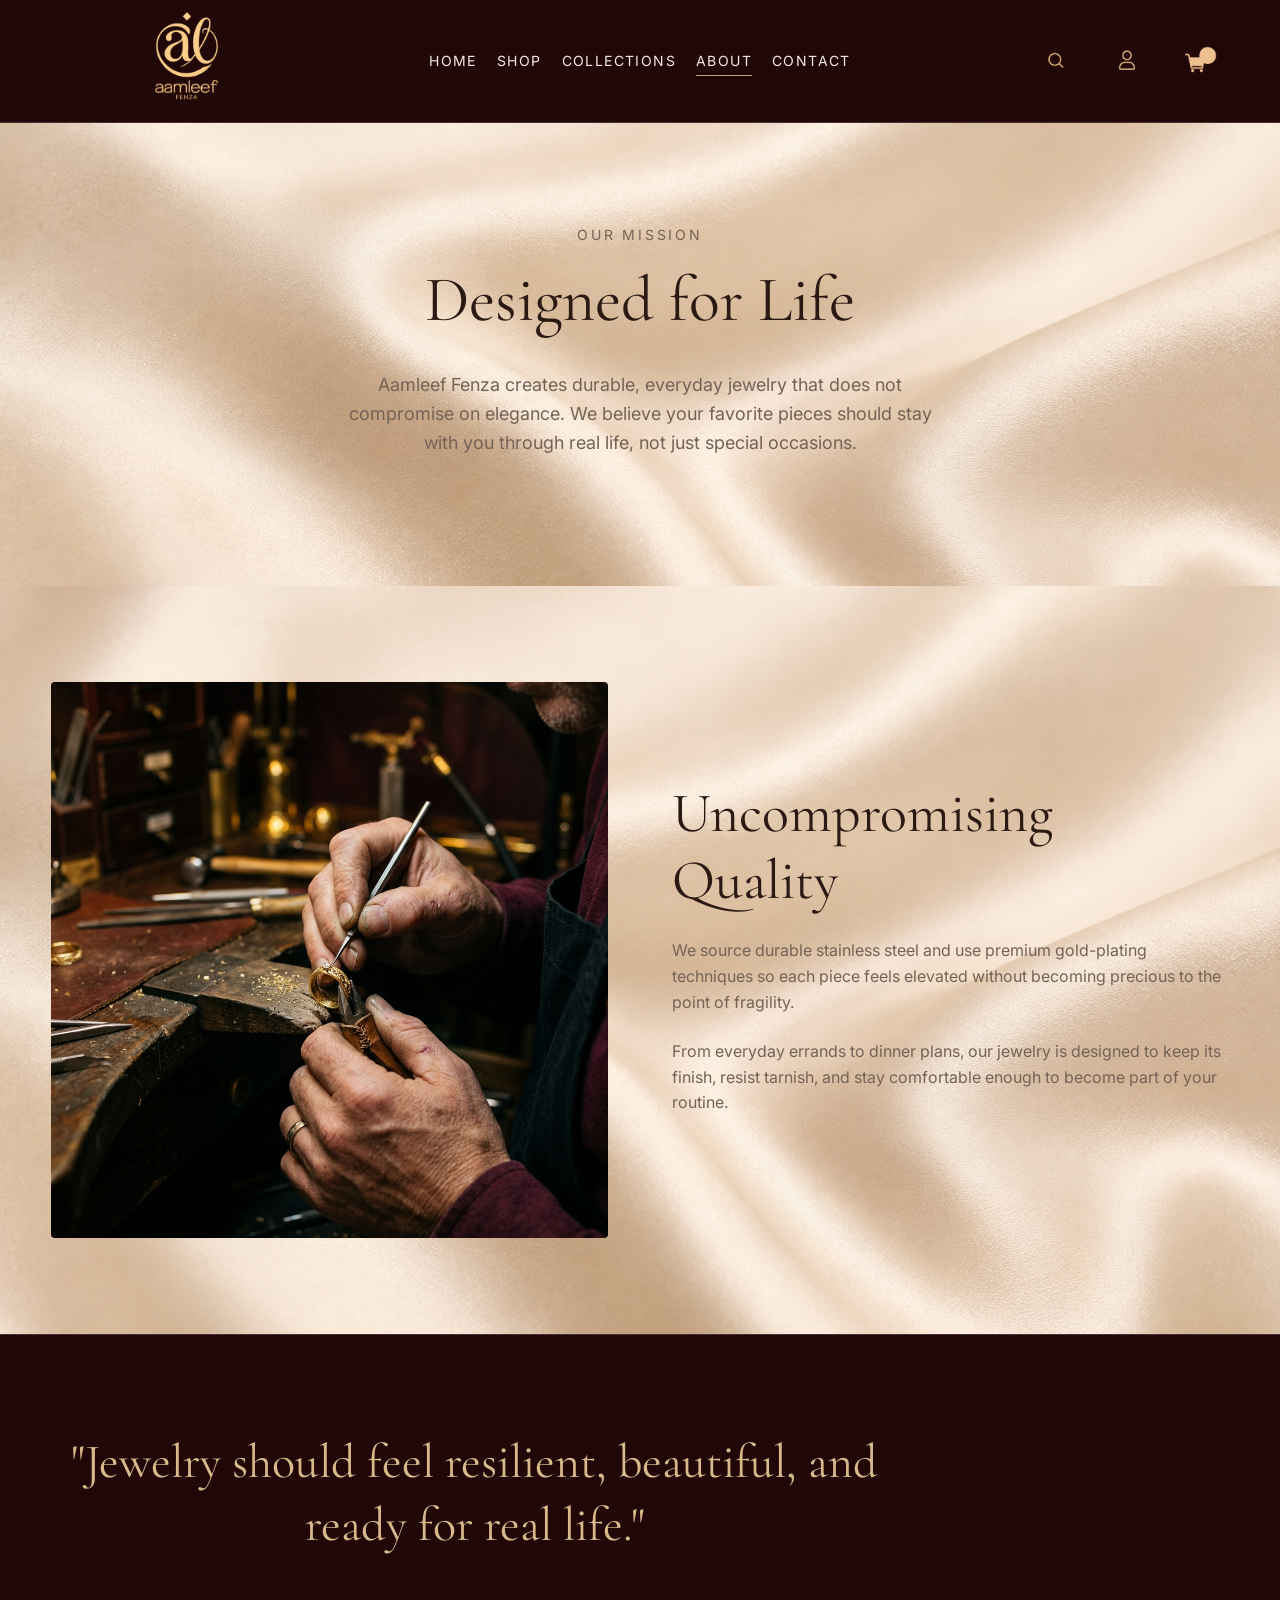
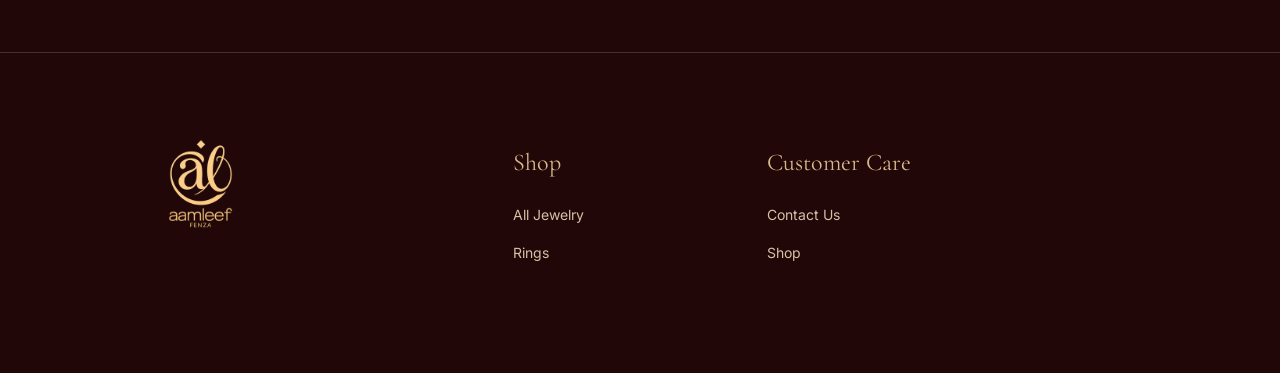
<file: about.html>
<!DOCTYPE html>
<html lang="en">

<head>
    <meta charset="UTF-8">
    <meta name="viewport" content="width=device-width, initial-scale=1.0">
    <title>About Us | Aamleef Fenza</title>
    <link rel="preconnect" href="https://fonts.googleapis.com">
    <link rel="preconnect" href="https://fonts.gstatic.com" crossorigin>
    <link
        href="https://fonts.googleapis.com/css2?family=Cormorant+Garamond:wght@400;500;600;700&family=Inter:wght@300;400;500;600&display=swap"
        rel="stylesheet">
    <link rel="stylesheet" href="assets/css/style.css">
    <style>
        .about-hero {
            padding: 8rem 0;
            background: var(--bg-cream) url('assets/images/bg-creme.png') center/cover;
            text-align: center;
            color: var(--text-dark);
        }

        .about-hero h1 {
            font-size: clamp(3rem, 5vw, 4.5rem);
            margin-bottom: 2rem;
        }

        .about-hero p {
            font-size: var(--fs-md);
            max-width: 600px;
            margin: 0 auto;
            color: var(--text-muted-dark);
        }

        .about-content {
            padding: 6rem 0;
            background: var(--bg-cream) url('assets/images/bg-creme.png') center/cover;
            color: var(--text-dark);
        }

        .about-grid {
            display: grid;
            gap: 4rem;
            align-items: center;
        }

        @media (min-width: 1024px) {
            .about-grid {
                grid-template-columns: 1fr 1fr;
            }
        }

        .about-text h2 {
            font-size: var(--fs-2xl);
            margin-bottom: 1.5rem;
        }

        .about-text p {
            margin-bottom: 1.5rem;
            color: var(--text-muted-dark);
        }
    </style>
    <script type="module" src="https://cdn.shopify.com/storefront/web-components.js"></script>
    <link rel="icon" type="image/png" sizes="32x32" href="assets/images/favicon.png">
</head>

<body class="theme-light">
    <shopify-store store-domain="2p1s8f-yx.myshopify.com" public-access-token="730fb496b29ebd0c38574b927925f703"
        country="US" language="en">
        <header class="site-header" style="background: var(--bg-dark); border-bottom: 1px solid var(--border-light);">
            <div class="site-header__inner">
                <div class="header-left-col">
                    <button class="icon-btn mobile-menu-btn" aria-label="Menu">&#9776;</button>
                    <a href="index.html" class="logo"><img src="assets/images/logo.png?v=2" alt="Aamleef Fenza Logo"
                            class="header-logo-img"></a>
                </div>
                <nav class="main-nav">
                    <a href="index.html" class="nav-link">Home</a>
                    <a href="shop.html" class="nav-link">Shop</a>
                    <a href="collections.html" class="nav-link">Collections</a>
                    <a href="about.html" class="nav-link active">About</a>
                    <a href="contact.html" class="nav-link">Contact</a>
                </nav>
                <div class="header-icons" style="display: flex; align-items: center; gap: 0;">
                    <button class="icon-btn" aria-label="Search" onclick="openSearchModal()"
                        style="display: flex; align-items: center; justify-content: center; padding: 0; cursor: pointer;">
                        <img src="assets/images/icon-search.png" alt="Search"
                            style="width: 72px; height: 72px; object-fit: contain;">
                    </button>

                    <button class="icon-btn" aria-label="Account"
                        onclick="window.open('https://2p1s8f-yx.myshopify.com/account', '_blank')"
                        style="display: flex; align-items: center; justify-content: center; padding: 0; cursor: pointer;">
                        <img src="assets/images/icon-account.png" alt="Account"
                            style="width: 72px; height: 72px; object-fit: contain;">
                    </button>

                    <button class="icon-btn" aria-label="Cart" onclick="document.getElementById('cart').showModal()"
                        style="display: flex; align-items: center; justify-content: center; padding: 0; position: relative;">
                        <span id="cart-count"
                            style="position: absolute; top: 2px; right: 2px; background: #c6a06a; color: #210708; font-family: Inter, sans-serif; font-size: 0.6rem; font-weight: 700; min-width: 18px; height: 18px; border-radius: 50%; display: flex; align-items: center; justify-content: center; pointer-events: none; opacity: 0; transition: opacity 0.3s, transform 0.3s; transform: scale(0.5);">0</span>
                        <img src="assets/images/icon-cart.png" alt="Cart"
                            style="width: 72px; height: 72px; object-fit: contain;">
                    </button>
                </div>
        </header>

        <div id="drawer-overlay"></div>

        <nav id="mobile-drawer" aria-label="Mobile Navigation">
            <div class="drawer-header">
                <a href="index.html" class="drawer-logo"><img src="assets/images/logo.png?v=2" alt="Aamleef Fenza"></a>
                <button id="drawer-close" class="drawer-close" aria-label="Close menu">&times;</button>
            </div>
            <div class="drawer-nav">
                <a href="index.html">Home</a>
                <a href="shop.html">Shop</a>
                <a href="collections.html">Collections</a>
                <a href="about.html" class="active">About</a>
                <a href="contact.html">Contact</a>
            </div>
            <div class="drawer-footer">
                <button class="icon-btn" aria-label="Search" onclick="closeDrawer(); openSearchModal()"><img
                        src="assets/images/icon-search.png" alt="Search"
                        style="width:40px;height:40px;object-fit:contain;filter:invert(1) sepia(1) saturate(5) hue-rotate(345deg) brightness(0.9);"></button>
                <button class="icon-btn" aria-label="Cart"
                    onclick="closeDrawer(); document.getElementById('cart').showModal()"><img
                        src="assets/images/icon-cart.png" alt="Cart"
                        style="width:40px;height:40px;object-fit:contain;filter:invert(1) sepia(1) saturate(5) hue-rotate(345deg) brightness(0.9);"></button>
            </div>
        </nav>

        <main>
            <section class="about-hero reveal">
                <div class="container">
                    <span class="eyebrow" style="color: var(--text-muted-dark);">Our Mission</span>
                    <h1>Designed for Life</h1>
                    <p>Aamleef Fenza creates durable, everyday jewelry that does not compromise on elegance. We believe
                        your favorite pieces should stay with you through real life, not just special occasions.</p>
                </div>
            </section>

            <section class="about-content">
                <div class="container about-grid reveal">
                    <div class="about-img">
                        <img src="assets/images/craftsmanship.png" alt="Premium Jewelry Design"
                            style="border-radius: 4px;">
                    </div>
                    <div class="about-text">
                        <h2>Uncompromising Quality</h2>
                        <p>We source durable stainless steel and use premium gold-plating techniques so each piece feels
                            elevated without becoming precious to the point of fragility.</p>
                        <p>From everyday errands to dinner plans, our jewelry is designed to keep its finish, resist
                            tarnish, and stay comfortable enough to become part of your routine.</p>
                    </div>
                </div>
            </section>

            <section class="quote-strip">
                <div class="container quote-strip__inner">
                    <blockquote class="reveal" style="text-align: center;">
                        "Jewelry should feel resilient, beautiful, and ready for real life."
                    </blockquote>
                </div>
            </section>
        </main>

        <dialog id="search-modal" class="search-modal">
            <div class="search-modal__inner">
                <div class="search-modal__topbar">
                    <div class="search-modal__title">Search the site</div>
                    <button id="search-close" class="search-close" type="button"
                        aria-label="Close search">&times;</button>
                </div>
                <form id="search-form" class="search-form">
                    <input id="search-input" class="search-field" type="search" name="query"
                        placeholder="Search pages or products">
                    <div id="search-results" class="search-results"></div>
                    <div id="search-empty" class="search-empty">
                        Start with one of these:
                        <div class="search-empty__links">
                            <a href="shop.html" data-search-index data-search-title="Shop all jewelry"
                                data-search-meta="Products">Shop all jewelry</a>
                            <a href="collections.html" data-search-index data-search-title="Collections"
                                data-search-meta="Page">Collections</a>
                            <a href="product.html?handle=lumiere-ring" data-search-index
                                data-search-title="Lumiere Ring" data-search-meta="Product">Lumiere Ring</a>
                            <a href="contact.html" data-search-index data-search-title="Contact"
                                data-search-meta="Support">Contact</a>
                        </div>
                    </div>
                </form>
            </div>
        </dialog>

        <footer class="site-footer">
            <div class="container">
                <div class="footer-grid">
                    <div class="footer-brand">
                        <a href="index.html" class="logo"><img src="assets/images/logo.png?v=2" alt="Aamleef Fenza Logo"
                                style="height: 200px; width: auto; margin: -60px 0;"></a>
                    </div>
                    <div class="footer-col">
                        <h4 class="footer-title">Shop</h4>
                        <ul class="footer-links">
                            <li><a href="shop.html">All Jewelry</a></li>
                            <li><a href="product.html?handle=lumiere-ring">Rings</a></li>
                        </ul>
                    </div>
                    <div class="footer-col">
                        <h4 class="footer-title">Customer Care</h4>
                        <ul class="footer-links">
                            <li><a href="contact.html">Contact Us</a></li>
                            <li><a href="shop.html">Shop</a></li>
                        </ul>
                    </div>
                </div>
            </div>
        </footer>

        <shopify-cart id="cart"></shopify-cart>
    </shopify-store>
    <script src="assets/js/main.js"></script>
</body>

</html>
</file>
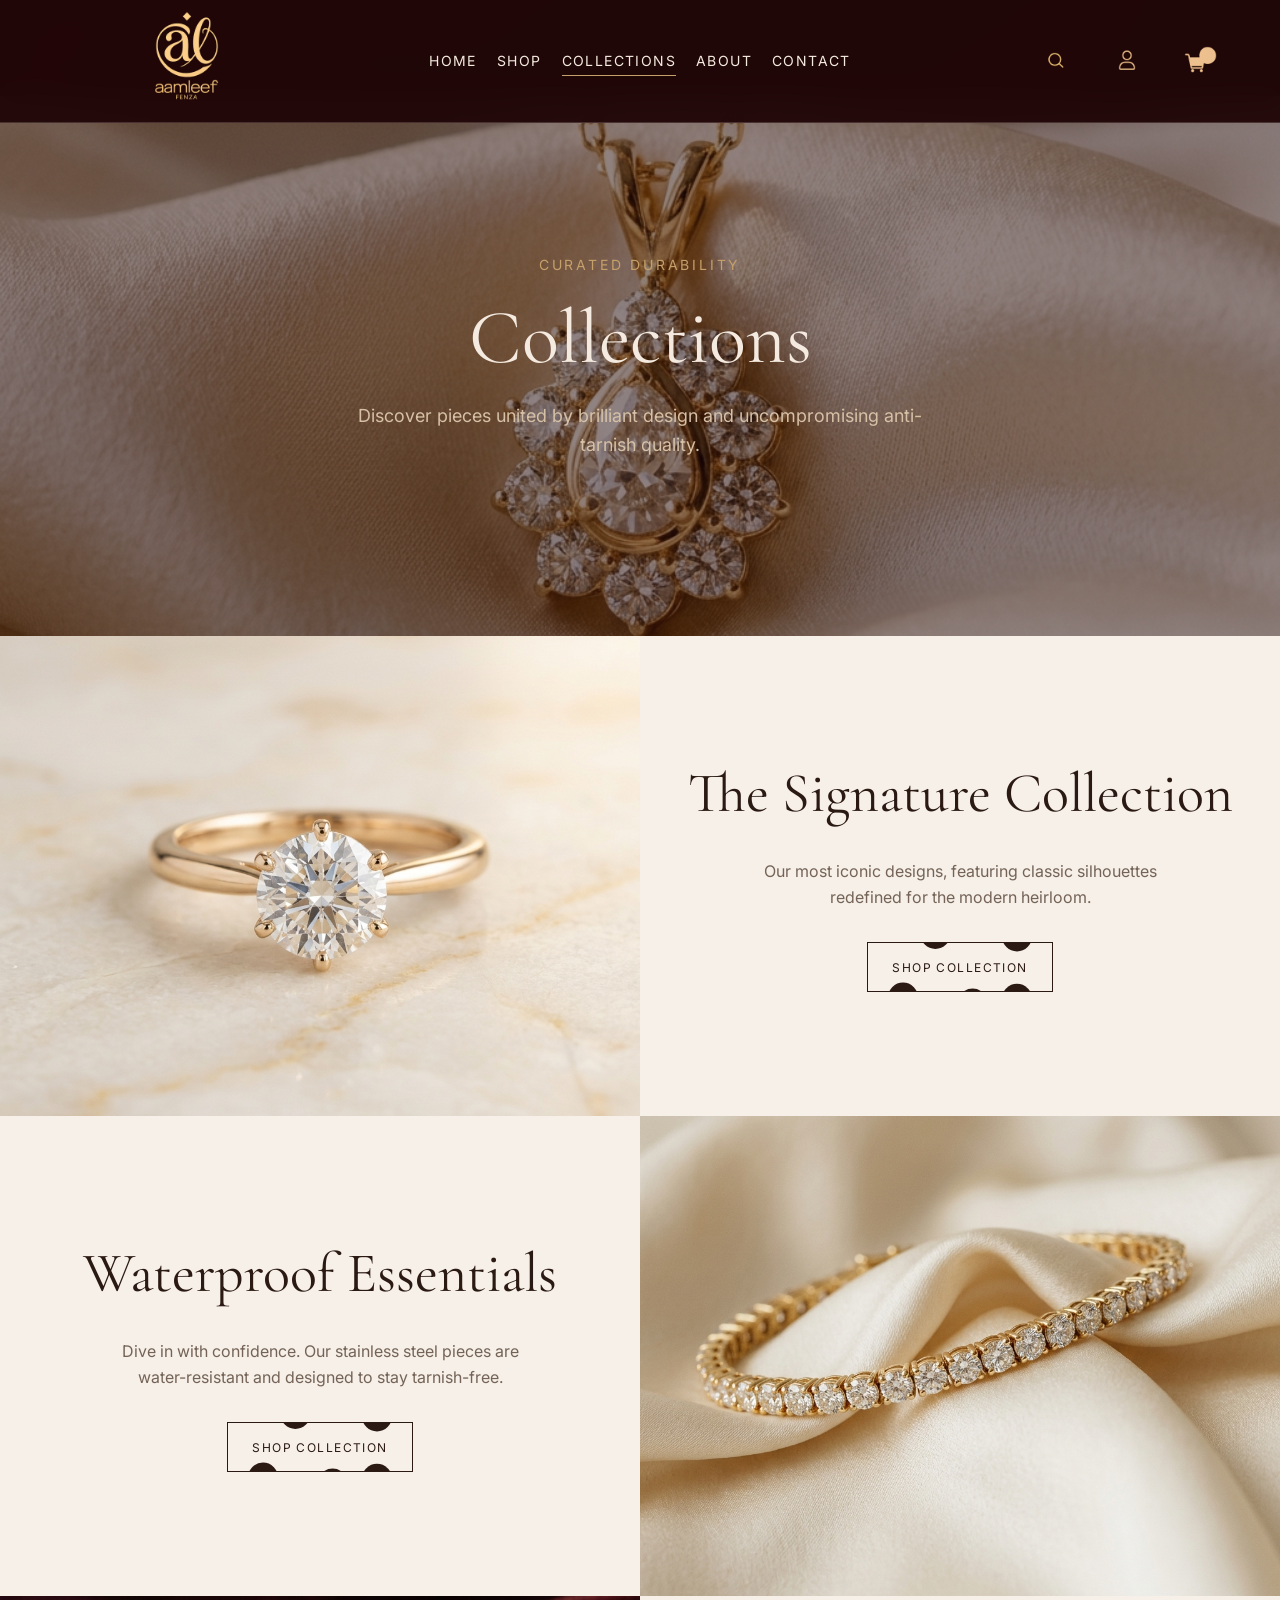
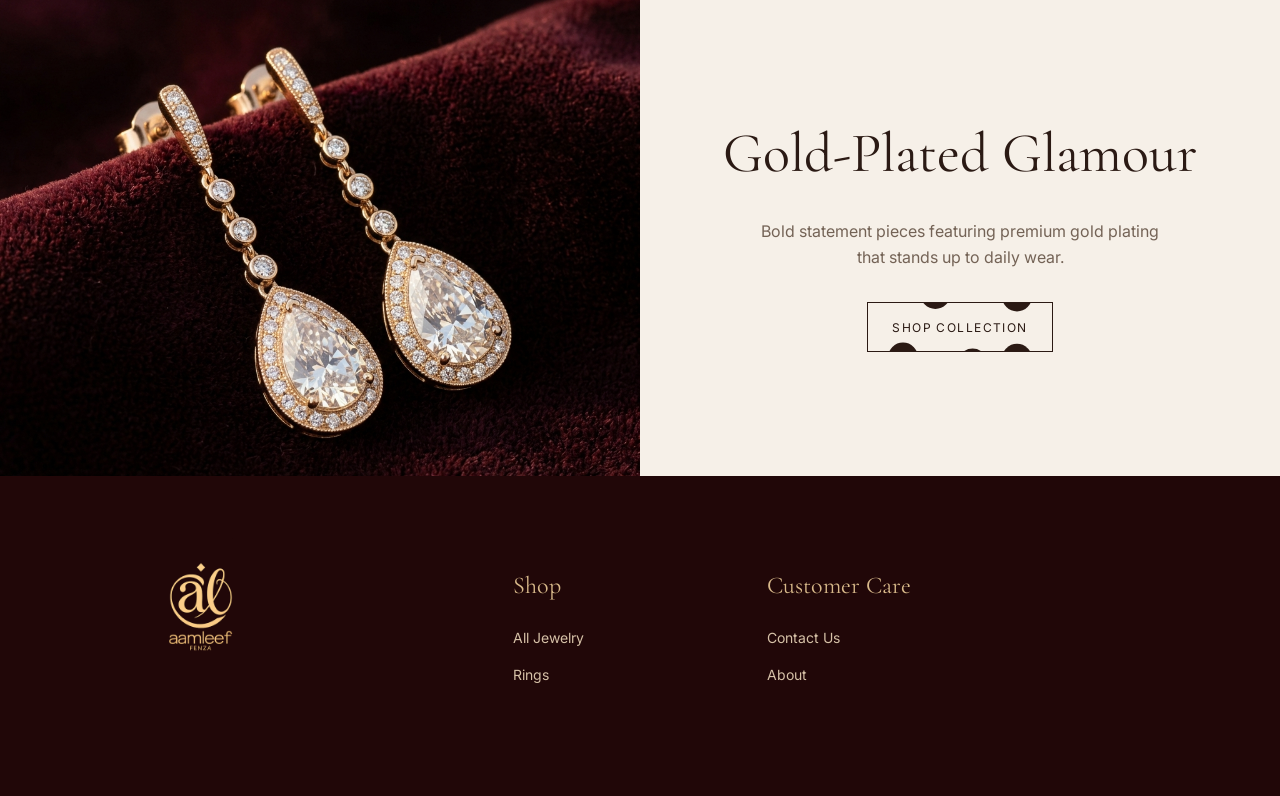
<file: collections.html>
<!DOCTYPE html>
<html lang="en">

<head>
    <meta charset="UTF-8">
    <meta name="viewport" content="width=device-width, initial-scale=1.0">
    <title>Collections | Aamleef Fenza</title>
    <link rel="preconnect" href="https://fonts.googleapis.com">
    <link rel="preconnect" href="https://fonts.gstatic.com" crossorigin>
    <link
        href="https://fonts.googleapis.com/css2?family=Cormorant+Garamond:wght@400;500;600;700&family=Inter:wght@300;400;500;600&display=swap"
        rel="stylesheet">
    <link rel="stylesheet" href="assets/css/style.css">
    <style>
        .collection-hero {
            position: relative;
            height: 60vh;
            display: flex;
            align-items: center;
            justify-content: center;
            text-align: center;
            color: var(--text-light);
            background: var(--bg-dark);
            overflow: hidden;
        }

        .collection-hero img {
            position: absolute;
            top: 0;
            left: 0;
            width: 100%;
            height: 100%;
            object-fit: cover;
            opacity: 0.5;
        }

        .collection-hero-content {
            position: relative;
            z-index: 2;
            max-width: 600px;
        }

        .collection-block {
            display: grid;
            grid-template-columns: 1fr;
            gap: 0;
        }

        @media (min-width: 1024px) {
            .collection-block {
                grid-template-columns: 1fr 1fr;
            }

            .collection-block:nth-child(even) .collection-img {
                order: 2;
            }

            .collection-block:nth-child(even) .collection-text {
                order: 1;
            }
        }

        .collection-img {
            aspect-ratio: 4/3;
        }

        .collection-img img {
            width: 100%;
            height: 100%;
            object-fit: cover;
        }

        .collection-text {
            background: var(--bg-cream);
            color: var(--text-dark);
            padding: 4rem 2rem;
            display: flex;
            flex-direction: column;
            justify-content: center;
            align-items: center;
            text-align: center;
        }

        .collection-text h2 {
            font-size: var(--fs-2xl);
            margin-bottom: 1rem;
        }

        .collection-text p {
            color: var(--text-muted-dark);
            max-width: 400px;
            margin-bottom: 2rem;
        }
    </style>
    <script type="module" src="https://cdn.shopify.com/storefront/web-components.js"></script>
    <link rel="icon" type="image/png" href="assets/images/favicon.png">
</head>

<body class="theme-light">
    <shopify-store store-domain="2p1s8f-yx.myshopify.com" public-access-token="730fb496b29ebd0c38574b927925f703"
        country="US" language="en">
        <header class="site-header">
            <div class="site-header__inner">
                <div class="header-left-col">
                    <button class="icon-btn mobile-menu-btn" aria-label="Menu">&#9776;</button>
                    <a href="index.html" class="logo"><img src="assets/images/logo.png?v=2" alt="Aamleef Fenza Logo"
                            class="header-logo-img"></a>
                </div>
                <nav class="main-nav">
                    <a href="index.html" class="nav-link">Home</a>
                    <a href="shop.html" class="nav-link">Shop</a>
                    <a href="collections.html" class="nav-link active">Collections</a>
                    <a href="about.html" class="nav-link">About</a>
                    <a href="contact.html" class="nav-link">Contact</a>
                </nav>
                <div class="header-icons" style="display: flex; align-items: center; gap: 0;">
                    <button class="icon-btn" aria-label="Search" onclick="openSearchModal()"
                        style="display: flex; align-items: center; justify-content: center; padding: 0; cursor: pointer;">
                        <img src="assets/images/icon-search.png" alt="Search"
                            style="width: 72px; height: 72px; object-fit: contain;">
                    </button>

                    <button class="icon-btn" aria-label="Account"
                        onclick="window.open('https://2p1s8f-yx.myshopify.com/account', '_blank')"
                        style="display: flex; align-items: center; justify-content: center; padding: 0; cursor: pointer;">
                        <img src="assets/images/icon-account.png" alt="Account"
                            style="width: 72px; height: 72px; object-fit: contain;">
                    </button>

                    <button class="icon-btn" aria-label="Cart" onclick="document.getElementById('cart').showModal()"
                        style="display: flex; align-items: center; justify-content: center; padding: 0; position: relative;">
                        <span id="cart-count"
                            style="position: absolute; top: 2px; right: 2px; background: #c6a06a; color: #210708; font-family: Inter, sans-serif; font-size: 0.6rem; font-weight: 700; min-width: 18px; height: 18px; border-radius: 50%; display: flex; align-items: center; justify-content: center; pointer-events: none; opacity: 0; transition: opacity 0.3s, transform 0.3s; transform: scale(0.5);">0</span>
                        <img src="assets/images/icon-cart.png" alt="Cart"
                            style="width: 72px; height: 72px; object-fit: contain;">
                    </button>
                </div>

        </header>

        <div id="drawer-overlay"></div>

        <nav id="mobile-drawer" aria-label="Mobile Navigation">
            <div class="drawer-header">
                <a href="index.html" class="drawer-logo"><img src="assets/images/logo.png?v=2" alt="Aamleef Fenza"></a>
                <button id="drawer-close" class="drawer-close" aria-label="Close menu">&times;</button>
            </div>
            <div class="drawer-nav">
                <a href="index.html">Home</a>
                <a href="shop.html">Shop</a>
                <a href="collections.html" class="active">Collections</a>
                <a href="about.html">About</a>
                <a href="contact.html">Contact</a>
            </div>
            <div class="drawer-footer">
                <button class="icon-btn" aria-label="Search" onclick="closeDrawer(); openSearchModal()"><img
                        src="assets/images/icon-search.png" alt="Search"
                        style="width:40px;height:40px;object-fit:contain;filter:invert(1) sepia(1) saturate(5) hue-rotate(345deg) brightness(0.9);"></button>
                <button class="icon-btn" aria-label="Cart"
                    onclick="closeDrawer(); document.getElementById('cart').showModal()"><img
                        src="assets/images/icon-cart.png" alt="Cart"
                        style="width:40px;height:40px;object-fit:contain;filter:invert(1) sepia(1) saturate(5) hue-rotate(345deg) brightness(0.9);"></button>
            </div>
        </nav>

        <main>
            <section class="collection-hero reveal">
                <img src="assets/images/products/necklace.png" alt="Collections Background">
                <div class="collection-hero-content">
                    <span class="eyebrow">Curated Durability</span>
                    <h1 style="font-size: var(--fs-hero); margin-bottom: 1rem;">Collections</h1>
                    <p style="font-size: var(--fs-md); color: var(--text-muted-light);">Discover pieces united by
                        brilliant design and uncompromising anti-tarnish quality.</p>
                </div>
            </section>

            <section>
                <div class="collection-block reveal">
                    <div class="collection-img"><img src="assets/images/products/ring.png" alt="Signature Collection">
                    </div>
                    <div class="collection-text">
                        <h2>The Signature Collection</h2>
                        <p>Our most iconic designs, featuring classic silhouettes redefined for the modern heirloom.</p>
                        <a href="shop.html"
                            class="btn btn--dark"><span></span><span></span><span></span><span></span><span></span><span>Shop
                                Collection</span></a>
                    </div>
                </div>

                <div class="collection-block reveal">
                    <div class="collection-img"><img src="assets/images/products/bracelet.png"
                            alt="Waterproof Essentials"></div>
                    <div class="collection-text">
                        <h2>Waterproof Essentials</h2>
                        <p>Dive in with confidence. Our stainless steel pieces are water-resistant and designed to stay
                            tarnish-free.</p>
                        <a href="shop.html"
                            class="btn btn--dark"><span></span><span></span><span></span><span></span><span></span><span>Shop
                                Collection</span></a>
                    </div>
                </div>

                <div class="collection-block reveal">
                    <div class="collection-img"><img src="assets/images/products/earrings.png"
                            alt="Gold-Plated Glamour"></div>
                    <div class="collection-text">
                        <h2>Gold-Plated Glamour</h2>
                        <p>Bold statement pieces featuring premium gold plating that stands up to daily wear.</p>
                        <a href="shop.html"
                            class="btn btn--dark"><span></span><span></span><span></span><span></span><span></span><span>Shop
                                Collection</span></a>
                    </div>
                </div>
            </section>
        </main>

        <dialog id="search-modal" class="search-modal">
            <div class="search-modal__inner">
                <div class="search-modal__topbar">
                    <div class="search-modal__title">Search the site</div>
                    <button id="search-close" class="search-close" type="button"
                        aria-label="Close search">&times;</button>
                </div>
                <form id="search-form" class="search-form">
                    <input id="search-input" class="search-field" type="search" name="query"
                        placeholder="Search pages or products">
                    <div id="search-results" class="search-results"></div>
                    <div id="search-empty" class="search-empty">
                        Start with one of these:
                        <div class="search-empty__links">
                            <a href="shop.html" data-search-index data-search-title="Shop all jewelry"
                                data-search-meta="Products">Shop all jewelry</a>
                            <a href="collections.html" data-search-index data-search-title="Collections"
                                data-search-meta="Page">Collections</a>
                            <a href="product.html?handle=lumiere-ring" data-search-index
                                data-search-title="Lumiere Ring" data-search-meta="Product">Lumiere Ring</a>
                            <a href="contact.html" data-search-index data-search-title="Contact"
                                data-search-meta="Support">Contact</a>
                        </div>
                    </div>
                </form>
            </div>
        </dialog>

        <footer class="site-footer">
            <div class="container">
                <div class="footer-grid">
                    <div class="footer-brand">
                        <a href="index.html" class="logo"><img src="assets/images/logo.png?v=2" alt="Aamleef Fenza Logo"
                                style="height: 200px; width: auto; margin: -60px 0;"></a>
                    </div>
                    <div class="footer-col">
                        <h4 class="footer-title">Shop</h4>
                        <ul class="footer-links">
                            <li><a href="shop.html">All Jewelry</a></li>
                            <li><a href="product.html?handle=lumiere-ring">Rings</a></li>
                        </ul>
                    </div>
                    <div class="footer-col">
                        <h4 class="footer-title">Customer Care</h4>
                        <ul class="footer-links">
                            <li><a href="contact.html">Contact Us</a></li>
                            <li><a href="about.html">About</a></li>
                        </ul>
                    </div>
                </div>
            </div>
        </footer>

        <shopify-cart id="cart"></shopify-cart>
    </shopify-store>
    <script src="assets/js/main.js"></script>
</body>

</html>
</file>
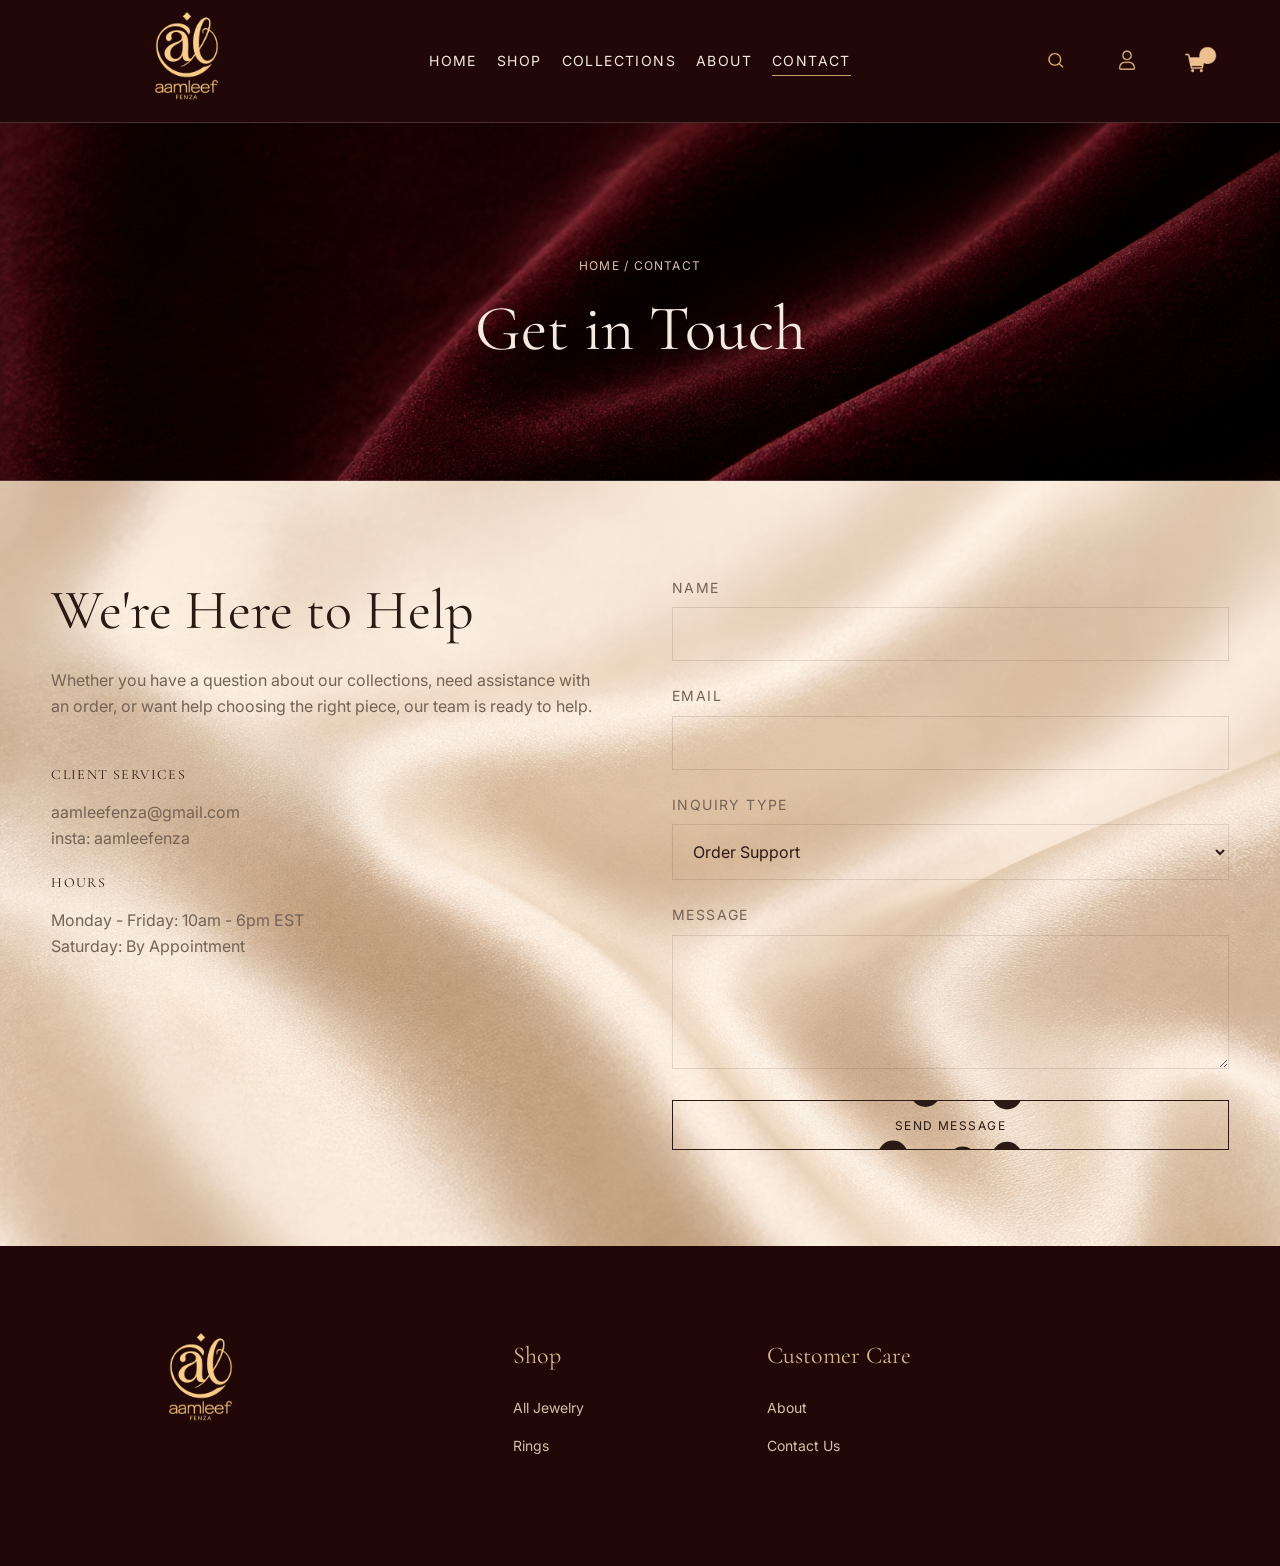
<file: contact.html>
<!DOCTYPE html>
<html lang="en">

<head>
    <meta charset="UTF-8">
    <meta name="viewport" content="width=device-width, initial-scale=1.0">
    <title>Contact | Aamleef Fenza</title>
    <link rel="preconnect" href="https://fonts.googleapis.com">
    <link rel="preconnect" href="https://fonts.gstatic.com" crossorigin>
    <link
        href="https://fonts.googleapis.com/css2?family=Cormorant+Garamond:wght@400;500;600;700&family=Inter:wght@300;400;500;600&display=swap"
        rel="stylesheet">
    <link rel="stylesheet" href="assets/css/style.css">
    <style>
        .contact-section {
            padding: 6rem 0;
            background: var(--bg-cream) url('assets/images/bg-creme.png') center/cover;
            color: var(--text-dark);
        }

        .contact-grid {
            display: grid;
            gap: 4rem;
        }

        @media (min-width: 1024px) {
            .contact-grid {
                grid-template-columns: 1fr 1fr;
            }
        }

        .contact-info h2 {
            font-size: var(--fs-2xl);
            margin-bottom: 1.5rem;
        }

        .contact-info p {
            color: var(--text-muted-dark);
            margin-bottom: 2rem;
        }

        .contact-details {
            margin-top: 3rem;
        }

        .contact-details h4 {
            font-size: var(--fs-sm);
            text-transform: uppercase;
            letter-spacing: 0.1em;
            margin-bottom: 0.5rem;
        }

        .contact-details p {
            margin-bottom: 1.5rem;
        }
    </style>
    <script type="module" src="https://cdn.shopify.com/storefront/web-components.js"></script>
    <link rel="icon" type="image/png" href="assets/images/favicon.png">
</head>

<body class="theme-light">
    <shopify-store store-domain="2p1s8f-yx.myshopify.com" public-access-token="730fb496b29ebd0c38574b927925f703"
        country="US" language="en">
        <header class="site-header" style="background: var(--bg-dark); border-bottom: 1px solid var(--border-light);">
            <div class="site-header__inner">
                <div class="header-left-col">
                    <button class="icon-btn mobile-menu-btn" aria-label="Menu">&#9776;</button>
                    <a href="index.html" class="logo"><img src="assets/images/logo.png?v=2" alt="Aamleef Fenza Logo"
                            class="header-logo-img"></a>
                </div>
                <nav class="main-nav">
                    <a href="index.html" class="nav-link">Home</a>
                    <a href="shop.html" class="nav-link">Shop</a>
                    <a href="collections.html" class="nav-link">Collections</a>
                    <a href="about.html" class="nav-link">About</a>
                    <a href="contact.html" class="nav-link active">Contact</a>
                </nav>
                <div class="header-icons" style="display: flex; align-items: center; gap: 0;">
                    <button class="icon-btn" aria-label="Search" onclick="openSearchModal()"
                        style="display: flex; align-items: center; justify-content: center; padding: 0; cursor: pointer;">
                        <img src="assets/images/icon-search.png" alt="Search"
                            style="width: 72px; height: 72px; object-fit: contain;">
                    </button>

                    <button class="icon-btn" aria-label="Account"
                        onclick="window.open('https://2p1s8f-yx.myshopify.com/account', '_blank')"
                        style="display: flex; align-items: center; justify-content: center; padding: 0; cursor: pointer;">
                        <img src="assets/images/icon-account.png" alt="Account"
                            style="width: 72px; height: 72px; object-fit: contain;">
                    </button>

                    <button class="icon-btn" aria-label="Cart" onclick="document.getElementById('cart').showModal()"
                        style="display: flex; align-items: center; justify-content: center; padding: 0; position: relative;">
                        <span id="cart-count"
                            style="position: absolute; top: 2px; right: 2px; background: #c6a06a; color: #210708; font-family: Inter, sans-serif; font-size: 0.6rem; font-weight: 700; min-width: 18px; height: 18px; border-radius: 50%; display: flex; align-items: center; justify-content: center; pointer-events: none; opacity: 0; transition: opacity 0.3s, transform 0.3s; transform: scale(0.5);">0</span>
                        <img src="assets/images/icon-cart.png" alt="Cart"
                            style="width: 72px; height: 72px; object-fit: contain;">
                    </button>
                </div>

        </header>

        <div id="drawer-overlay"></div>

        <nav id="mobile-drawer" aria-label="Mobile Navigation">
            <div class="drawer-header">
                <a href="index.html" class="drawer-logo"><img src="assets/images/logo.png?v=2" alt="Aamleef Fenza"></a>
                <button id="drawer-close" class="drawer-close" aria-label="Close menu">&times;</button>
            </div>
            <div class="drawer-nav">
                <a href="index.html">Home</a>
                <a href="shop.html">Shop</a>
                <a href="collections.html">Collections</a>
                <a href="about.html">About</a>
                <a href="contact.html" class="active">Contact</a>
            </div>
            <div class="drawer-footer">
                <button class="icon-btn" aria-label="Search" onclick="closeDrawer(); openSearchModal()"><img
                        src="assets/images/icon-search.png" alt="Search"
                        style="width:40px;height:40px;object-fit:contain;filter:invert(1) sepia(1) saturate(5) hue-rotate(345deg) brightness(0.9);"></button>
                <button class="icon-btn" aria-label="Cart"
                    onclick="closeDrawer(); document.getElementById('cart').showModal()"><img
                        src="assets/images/icon-cart.png" alt="Cart"
                        style="width:40px;height:40px;object-fit:contain;filter:invert(1) sepia(1) saturate(5) hue-rotate(345deg) brightness(0.9);"></button>
            </div>
        </nav>

        <main>
            <div class="page-header reveal">
                <div class="container">
                    <div class="breadcrumbs"><a href="index.html">Home</a> / Contact</div>
                    <h1 style="margin-top: 1rem;">Get in Touch</h1>
                </div>
            </div>

            <section class="contact-section">
                <div class="container contact-grid reveal">
                    <div class="contact-info">
                        <h2>We're Here to Help</h2>
                        <p>Whether you have a question about our collections, need assistance with an order, or want
                            help choosing the right piece, our team is ready to help.</p>

                        <div class="contact-details">
                            <h4>Client Services</h4>
                            <p>aamleefenza@gmail.com<br>insta: aamleefenza</p>

                        

                            <h4>Hours</h4>
                            <p>Monday - Friday: 10am - 6pm EST<br>Saturday: By Appointment</p>
                        </div>
                    </div>

                    <div class="contact-form">
                        <form id="contact-form">
                            <div class="form-group">
                                <label for="name">Name</label>
                                <input type="text" id="name" name="name" class="form-control" required>
                            </div>
                            <div class="form-group">
                                <label for="email">Email</label>
                                <input type="email" id="email" name="email" class="form-control" required>
                            </div>
                            <div class="form-group">
                                <label for="subject">Inquiry Type</label>
                                <select id="subject" name="subject" class="form-control">
                                    <option>Order Support</option>
                                    <option>Product Information</option>
                                    <option>Bespoke Design</option>
                                    <option>Other</option>
                                </select>
                            </div>
                            <div class="form-group">
                                <label for="message">Message</label>
                                <textarea id="message" name="message" class="form-control" rows="5" required></textarea>
                            </div>
                            <button type="submit" class="btn btn--dark"
                                style="width: 100%;"><span></span><span></span><span></span><span></span><span></span><span>Send
                                    Message</span></button>
                            <p id="contact-form-status" class="form-status" hidden></p>
                        </form>
                    </div>
                </div>
            </section>
        </main>

        <dialog id="search-modal" class="search-modal">
            <div class="search-modal__inner">
                <div class="search-modal__topbar">
                    <div class="search-modal__title">Search the site</div>
                    <button id="search-close" class="search-close" type="button"
                        aria-label="Close search">&times;</button>
                </div>
                <form id="search-form" class="search-form">
                    <input id="search-input" class="search-field" type="search" name="query"
                        placeholder="Search pages or products">
                    <div id="search-results" class="search-results"></div>
                    <div id="search-empty" class="search-empty">
                        Start with one of these:
                        <div class="search-empty__links">
                            <a href="shop.html" data-search-index data-search-title="Shop all jewelry"
                                data-search-meta="Products">Shop all jewelry</a>
                            <a href="collections.html" data-search-index data-search-title="Collections"
                                data-search-meta="Page">Collections</a>
                            <a href="product.html?handle=lumiere-ring" data-search-index
                                data-search-title="Lumiere Ring" data-search-meta="Product">Lumiere Ring</a>
                            <a href="contact.html" data-search-index data-search-title="Contact"
                                data-search-meta="Support">Contact</a>
                        </div>
                    </div>
                </form>
            </div>
        </dialog>

        <footer class="site-footer">
            <div class="container">
                <div class="footer-grid">
                    <div class="footer-brand">
                        <a href="index.html" class="logo"><img src="assets/images/logo.png?v=2" alt="Aamleef Fenza Logo"
                                style="height: 200px; width: auto; margin: -60px 0;"></a>
                    </div>
                    <div class="footer-col">
                        <h4 class="footer-title">Shop</h4>
                        <ul class="footer-links">
                            <li><a href="shop.html">All Jewelry</a></li>
                            <li><a href="product.html?handle=lumiere-ring">Rings</a></li>
                        </ul>
                    </div>
                    <div class="footer-col">
                        <h4 class="footer-title">Customer Care</h4>
                        <ul class="footer-links">
                            <li><a href="about.html">About</a></li>
                            <li><a href="contact.html">Contact Us</a></li>
                        </ul>
                    </div>
                </div>
            </div>
        </footer>

        <shopify-cart id="cart"></shopify-cart>
    </shopify-store>
    <script src="assets/js/main.js"></script>
</body>

</html>
</file>
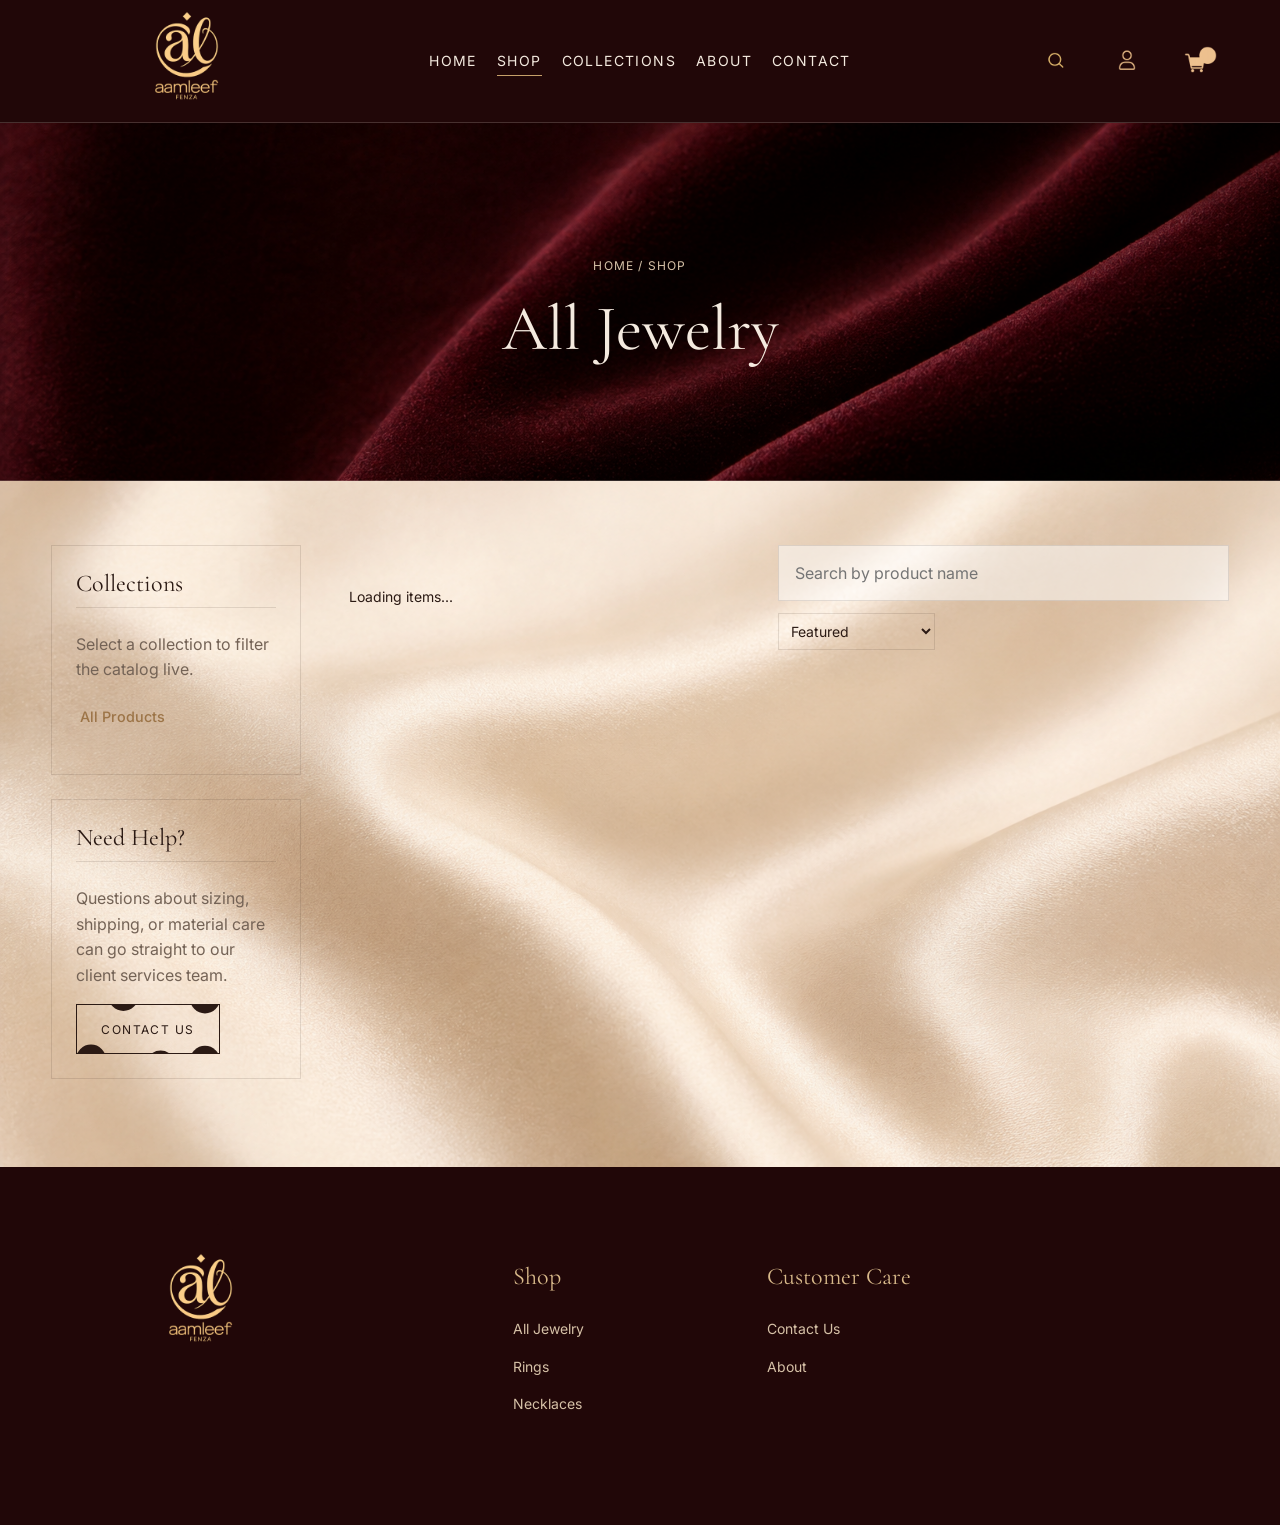
<file: shop.html>
<!DOCTYPE html>
<html lang="en">

<head>
    <meta charset="UTF-8">
    <meta name="viewport" content="width=device-width, initial-scale=1.0">
    <title>Shop | Aamleef Fenza</title>
    <link rel="preconnect" href="https://fonts.googleapis.com">
    <link rel="preconnect" href="https://fonts.gstatic.com" crossorigin>
    <link
        href="https://fonts.googleapis.com/css2?family=Cormorant+Garamond:wght@400;500;600;700&family=Inter:wght@300;400;500;600&display=swap"
        rel="stylesheet">
    <link rel="stylesheet" href="assets/css/style.css">
    <script type="module" src="https://cdn.shopify.com/storefront/web-components.js"></script>
    <link rel="icon" type="image/png" sizes="32x32" href="assets/images/favicon.png">
</head>

<body class="theme-light">
    <shopify-store store-domain="2p1s8f-yx.myshopify.com" public-access-token="730fb496b29ebd0c38574b927925f703"
        country="US" language="en">
        <header class="site-header" style="background: var(--bg-dark); border-bottom: 1px solid var(--border-light);">
            <div class="site-header__inner">
                <div class="header-left-col">
                    <button class="icon-btn mobile-menu-btn" aria-label="Menu">&#9776;</button>
                    <a href="index.html" class="logo"><img src="assets/images/logo.png?v=2" alt="Aamleef Fenza Logo"
                            class="header-logo-img"></a>
                </div>
                <nav class="main-nav">
                    <a href="index.html" class="nav-link">Home</a>
                    <a href="shop.html" class="nav-link active">Shop</a>
                    <a href="collections.html" class="nav-link">Collections</a>
                    <a href="about.html" class="nav-link">About</a>
                    <a href="contact.html" class="nav-link">Contact</a>
                </nav>
                <div class="header-icons" style="display: flex; align-items: center; gap: 0;">
                    <button class="icon-btn" aria-label="Search" onclick="openSearchModal()"
                        style="display: flex; align-items: center; justify-content: center; padding: 0; cursor: pointer;">
                        <img src="assets/images/icon-search.png" alt="Search"
                            style="width: 72px; height: 72px; object-fit: contain;">
                    </button>

                    <button class="icon-btn" aria-label="Account"
                        onclick="window.open('https://2p1s8f-yx.myshopify.com/account', '_blank')"
                        style="display: flex; align-items: center; justify-content: center; padding: 0; cursor: pointer;">
                        <img src="assets/images/icon-account.png" alt="Account"
                            style="width: 72px; height: 72px; object-fit: contain;">
                    </button>

                    <button class="icon-btn" aria-label="Cart" onclick="document.getElementById('cart').showModal()"
                        style="display: flex; align-items: center; justify-content: center; padding: 0; position: relative;">
                        <span id="cart-count"
                            style="position: absolute; top: 2px; right: 2px; background: #c6a06a; color: #210708; font-family: Inter, sans-serif; font-size: 0.6rem; font-weight: 700; min-width: 18px; height: 18px; border-radius: 50%; display: flex; align-items: center; justify-content: center; pointer-events: none; opacity: 0; transition: opacity 0.3s, transform 0.3s; transform: scale(0.5);">0</span>
                        <img src="assets/images/icon-cart.png" alt="Cart"
                            style="width: 72px; height: 72px; object-fit: contain;">
                    </button>
                </div>
            </div>
        </header>

        <div id="drawer-overlay"></div>

        <nav id="mobile-drawer" aria-label="Mobile Navigation">
            <div class="drawer-header">
                <a href="index.html" class="drawer-logo">
                    <img src="assets/images/logo.png?v=2" alt="Aamleef Fenza">
                </a>
                <button id="drawer-close" class="drawer-close" aria-label="Close menu">&times;</button>
            </div>
            <div class="drawer-nav">
                <a href="index.html">Home</a>
                <a href="shop.html" class="active">Shop</a>
                <a href="collections.html">Collections</a>
                <a href="about.html">About</a>
                <a href="contact.html">Contact</a>
            </div>
            <div class="drawer-footer">
                <button class="icon-btn" aria-label="Search" onclick="closeDrawer(); openSearchModal()"><img
                        src="assets/images/icon-search.png" alt="Search"
                        style="width:40px;height:40px;object-fit:contain;filter:invert(1) sepia(1) saturate(5) hue-rotate(345deg) brightness(0.9);"></button>
                <button class="icon-btn" aria-label="Cart"
                    onclick="closeDrawer(); document.getElementById('cart').showModal()"><img
                        src="assets/images/icon-cart.png" alt="Cart"
                        style="width:40px;height:40px;object-fit:contain;filter:invert(1) sepia(1) saturate(5) hue-rotate(345deg) brightness(0.9);"></button>
            </div>
        </nav>

        <main>
            <div class="page-header reveal">
                <div class="container">
                    <div class="breadcrumbs">
                        <a href="index.html">Home</a> / Shop
                    </div>
                    <h1 style="margin-top: 1rem;">All Jewelry</h1>
                </div>
            </div>

            <section class="shop-layout">
                <div class="container" style="display: grid; gap: 3rem; grid-template-columns: 250px 1fr;">
                    
                    <aside class="sidebar reveal">
                        <div class="shop-aside-card">
                            <h3>Collections</h3>
                            <p>Select a collection to filter the catalog live.</p>
                            
                            <ul class="shop-link-list" id="dynamic-collection-menu">
                                <li>
                                    <a href="#" class="collection-filter-btn active" data-collection-handle="all">
                                        All Products
                                    </a>
                                </li>
                                <shopify-list-context type="collection" query="collections" first="20">
                                    <template>
                                        <li>
                                            <a href="#" class="collection-filter-btn" 
                                                shopify-attr--data-collection-handle="collection.handle">
                                                <shopify-data query="collection.title"></shopify-data>
                                            </a>
                                        </li>
                                    </template>
                                </shopify-list-context>
                            </ul>
                        </div>
                        
                        <div class="shop-aside-card">
                            <h3>Need Help?</h3>
                            <p>Questions about sizing, shipping, or material care can go straight to our client services team.</p>
                            <a href="contact.html" class="btn btn--dark">
                                <span></span><span></span><span></span><span></span><span></span>
                                <span>Contact Us</span>
                            </a>
                        </div>
                    </aside>

                    <div class="shop-main">
                        <div class="shop-toolbar reveal">
                            <span id="product-count">Loading items...</span>
                            <div class="shop-toolbar__controls">
                                <input id="shop-search" class="search-field shop-search" type="search" placeholder="Search by product name">
                                <select id="sort">
                                    <option value="default">Featured</option>
                                    <option value="price-asc">Price: Low to High</option>
                                    <option value="price-desc">Price: High to Low</option>
                                    <option value="title-asc">Alphabetical</option>
                                </select>
                            </div>
                        </div>

                        <div id="shop-catalog" class="grid" style="display: grid; grid-template-columns: repeat(auto-fill, minmax(280px, 1fr)); gap: 2rem;">
                            <shopify-list-context type="product" query="products" first="250">
                                <template>
                                    <div class="product-card reveal is-visible dynamic-clickable-card" 
                                        shopify-attr--data-title="product.title"
                                        shopify-attr--data-price="product.selectedOrFirstAvailableVariant.price.amount"
                                        shopify-attr--data-handle="product.handle"
                                        onclick="window.location.href = 'product.html?handle=' + this.getAttribute('shopify-attr--data-handle');">
                                        
                                        <div class="product-image-wrapper">
                                            <span class="sale-badge" shopify-attr--data-has-discount="product.selectedOrFirstAvailableVariant.compareAtPrice.amount">Sale</span>

                                            <shopify-media
                                                query="product.selectedOrFirstAvailableVariant.image"
                                                class="catalog-main-media-target"
                                                style="width:100%; height:100%; object-fit:cover; display:block; aspect-ratio:1;">
                                            </shopify-media>

                                            <div class="stock-status">
                                                <shopify-data query="product.selectedOrFirstAvailableVariant.availableForSale"></shopify-data>
                                            </div>

                                            <div class="sold-out-overlay">
                                                SOLD OUT
                                            </div>
                                        </div>

                                        <div class="product-card__meta-details">
                                            <span class="product-card__category"><shopify-data query="product.vendor"></shopify-data></span>
                                            <h3 class="product-card__title"><shopify-data query="product.title"></shopify-data></h3>
                                            <div class="product-card__price">
                                                <span class="price-current">
                                                    <shopify-money query="product.selectedOrFirstAvailableVariant.price"></shopify-money>
                                                </span>
                                                <span class="price-compare">
                                                    <shopify-money query="product.selectedOrFirstAvailableVariant.compareAtPrice"></shopify-money>
                                                </span>
                                            </div>
                                        </div>
                                    </div>
                                </template>
                            </shopify-list-context>
                        </div>
                    </div>

                </div>
            </section>
        </main>

        <dialog id="search-modal" class="search-modal">
            <div class="search-modal__inner">
                <div class="search-modal__topbar">
                    <div class="search-modal__title">Search the site</div>
                    <button id="search-close" class="search-close" type="button"
                        aria-label="Close search">&times;</button>
                </div>
                <form id="search-form" class="search-form">
                    <input id="search-input" class="search-field" type="search" name="query"
                        placeholder="Search pages or products">
                    <div id="search-results" class="search-results"></div>
                    <div id="search-empty" class="search-empty">
                        Start with one of these:
                        <div class="search-empty__links">
                            <a href="shop.html" data-search-index data-search-title="Shop all jewelry"
                                data-search-meta="Products">Shop all jewelry</a>
                            <a href="collections.html" data-search-index data-search-title="Collections"
                                data-search-meta="Page">Collections</a>
                            <a href="product.html?handle=lumiere-ring" data-search-index
                                data-search-title="Lumiere Ring" data-search-meta="Product">Lumiere Ring</a>
                            <a href="contact.html" data-search-index data-search-title="Contact"
                                data-search-meta="Support">Contact</a>
                        </div>
                    </div>
                </form>
            </div>
        </dialog>

        <footer class="site-footer">
            <div class="container">
                <div class="footer-grid">
                    <div class="footer-brand">
                        <a href="index.html" class="logo"><img src="assets/images/logo.png?v=2" alt="Aamleef Fenza Logo"
                                style="height: 200px; width: auto; margin: -60px 0;"></a>
                    </div>
                    <div class="footer-col">
                        <h4 class="footer-title">Shop</h4>
                        <ul class="footer-links">
                            <li><a href="shop.html">All Jewelry</a></li>
                            <li><a href="product.html?handle=lumiere-ring">Rings</a></li>
                            <li><a href="collections.html">Necklaces</a></li>
                        </ul>
                    </div>
                    <div class="footer-col">
                        <h4 class="footer-title">Customer Care</h4>
                        <ul class="footer-links">
                            <li><a href="contact.html">Contact Us</a></li>
                            <li><a href="about.html">About</a></li>
                        </ul>
                    </div>
                </div>
            </div>
        </footer>

        <shopify-cart id="cart"></shopify-cart>
    </shopify-store>
    <script src="assets/js/main.js"></script>
    <button id="backToTop" class="back-to-top" aria-label="Back to top">
        ↑
    </button>
</body>

</html>
</file>
<file: assets/css/style.css>
:root {
  --bg-dark: #210708;
  --bg-dark-2: #2b0b0d;
  --bg-dark-3: #3a1114;
  --bg-cream: #f6f0e8;
  --bg-cream-2: #efe5d7;
  --gold: #c6a06a;
  --gold-soft: #d8b98a;
  --gold-deep: #9c7447;
  --text-light: #f4eadf;
  --text-muted-light: #d6c1a7;
  --text-dark: #2b1a14;
  --text-muted-dark: #746356;
  --border-light: rgba(244, 234, 223, 0.18);
  --border-dark: rgba(43, 26, 20, 0.12);
  --shadow-soft: 0 10px 30px rgba(0, 0, 0, 0.16);
  --shadow-luxury: 0 20px 60px rgba(20, 4, 4, 0.28);

  --font-display: 'Cormorant Garamond', serif;
  --font-body: 'Inter', sans-serif;

  --fs-xs: 0.75rem;
  --fs-sm: 0.875rem;
  --fs-base: 1rem;
  --fs-md: 1.125rem;
  --fs-lg: 1.5rem;
  --fs-xl: 2.25rem;
  --fs-2xl: 3.5rem;
  --fs-hero: clamp(3rem, 6vw, 5.5rem);
}

*,
*::before,
*::after {
  box-sizing: border-box;
}

html {
  scroll-behavior: smooth;
}

body {
  margin: 0;
  font-family: var(--font-body);
  background: var(--bg-dark) url('../images/bg-burgundy.png') center/cover fixed;
  color: var(--text-light);
  line-height: 1.6;
  -webkit-font-smoothing: antialiased;
  text-rendering: optimizeLegibility;
  padding-top: 96px;
}

img {
  max-width: 100%;
  display: block;
}

a {
  color: inherit;
  text-decoration: none;
}

button {
  font: inherit;
  background: none;
  border: none;
  cursor: pointer;
}

dialog {
  border: none;
  padding: 0;
}

h1,
h2,
h3,
h4,
h5,
h6 {
  font-family: var(--font-display);
  font-weight: 400;
  margin-top: 0;
  line-height: 1.2;
}

.container {
  width: min(92%, 1280px);
  margin-inline: auto;
}

.grid {
  display: grid;
  gap: 2rem;
}

.grid--4 {
  grid-template-columns: repeat(4, 1fr);
}

@media (max-width: 1024px) {
  .grid--4 {
    grid-template-columns: repeat(2, 1fr);
  }
}

@media (max-width: 640px) {
  .grid--4 {
    grid-template-columns: 1fr;
  }
}

/* Typography Utilities */
.text-display {
  font-family: var(--font-display);
}

.text-body {
  font-family: var(--font-body);
}

.text-center {
  text-align: center;
}

.uppercase {
  text-transform: uppercase;
  letter-spacing: 0.1em;
}

.muted-light {
  color: var(--text-muted-light);
}

.muted-dark {
  color: var(--text-muted-dark);
}

.text-dark {
  color: var(--text-dark);
}

/* Buttons */
.btn {
  display: inline-flex;
  align-items: center;
  justify-content: center;
  padding: 0.9rem 1.5rem;
  min-height: 46px;
  border: 1px solid var(--gold);
  text-transform: uppercase;
  letter-spacing: 0.12em;
  font-size: var(--fs-xs);
  position: relative;
  overflow: hidden;
  cursor: pointer;
  z-index: 1;
}

.btn span:not(:last-child) {
  position: absolute;
  left: 50%;
  top: 50%;
  transform: translate(-50%, -50%);
  height: 30px;
  width: 30px;
  background-color: var(--gold);
  border-radius: 50%;
  transition: .6s ease;
  z-index: -1;
}

.btn span:last-child {
  position: relative;
  z-index: 2;
  transition: color 0.3s ease;
}

.btn span:nth-child(1) {
  transform: translate(-3.3em, -4em);
}

.btn span:nth-child(2) {
  transform: translate(-6em, 1.3em);
}

.btn span:nth-child(3) {
  transform: translate(-.2em, 1.8em);
}

.btn span:nth-child(4) {
  transform: translate(3.5em, 1.4em);
}

.btn span:nth-child(5) {
  transform: translate(3.5em, -3.8em);
}

.btn:hover span:not(:last-child) {
  transform: translate(-50%, -50%) scale(5);
  transition: 1.5s ease;
}

.btn--primary {
  background: transparent;
  color: var(--text-light);
}

.btn--primary span:not(:last-child) {
  background-color: var(--gold);
}

.btn--primary:hover span:last-child {
  color: var(--bg-dark);
}

.btn--secondary {
  border-color: var(--border-light);
  color: var(--text-light);
}

.btn--secondary span:not(:last-child) {
  background-color: rgba(244, 234, 223, 0.15);
}

.btn--dark {
  border-color: var(--text-dark);
  color: var(--text-dark);
}

.btn--dark span:not(:last-child) {
  background-color: var(--text-dark);
}

.btn--dark:hover span:last-child {
  color: var(--bg-cream);
}


/* Animations */
.reveal {
  opacity: 0;
  transform: translateY(24px);
  transition: opacity 0.8s ease, transform 0.8s ease;
}

.reveal.is-visible {
  opacity: 1;
  transform: translateY(0);
}

/* Announcement Bar */
.announcement-bar {
  background: var(--bg-dark-2);
  color: var(--text-muted-light);
  text-align: center;
  padding: 0.5rem;
  font-size: var(--fs-xs);
  letter-spacing: 0.1em;
  text-transform: uppercase;
  border-bottom: 1px solid var(--border-light);
}

/* Header — always sticky, visible everywhere */
.site-header {
  position: fixed;
  top: 0;
  left: 0;
  right: 0;
  z-index: 1000;
  padding: 0;
  background: transparent;
  border-bottom: 1px solid transparent;
  transition: background 0.45s ease, border-color 0.45s ease;
}

/* Scrolled: dark background fills full width */
.site-header.is-scrolled {
  background: rgba(33, 7, 8, 0.96);
  backdrop-filter: blur(14px);
  -webkit-backdrop-filter: blur(14px);
  border-bottom: 1px solid var(--border-light);
}

/* ── Inner container: transitions to a narrowed pill when compact ── */
.site-header__inner {
  padding: 1rem 3.5%;
  display: flex;
  justify-content: space-between;
  align-items: center;
  width: 100%;
  max-width: 100%;
  margin: 0 auto;
  transition: padding 0.45s ease, max-width 0.45s ease, margin 0.45s ease;
}

/* Compact: inner shrinks to ~90% width, centered — the "narrow" effect */
.site-header.is-compact .site-header__inner {
  padding: 0.45rem 3%;
  max-width: 96%;
  margin: 0 auto;
}

@media (max-width: 768px) {
  .site-header__inner {
    padding: 1rem 1rem;
  }

  .site-header.is-compact .site-header__inner {
    padding: 0.9rem 1rem;
    max-width: 100%;
  }
}

.header-left-col {
  display: flex;
  align-items: center;
  flex: 1;
}

.header-phone {
  font-family: var(--font-display);
  font-size: 1.1rem;
  color: var(--gold-soft);
  letter-spacing: 0.1em;
  display: none;
}

@media (min-width: 1024px) {
  .header-phone {
    display: block;
  }
}

/* Logo image — large on hero, shrinks when compact */
.header-logo-img {
  height: 120px;
  width: auto;
  margin: -25px 0;
  transform: translateX(-10px);
  transition: height 0.45s ease, margin 0.45s ease, transform 0.45s ease;
}

@media (min-width: 1280px) {
  .header-logo-img {
    height: 200px;
    margin: -55px 0;
    transform: translateX(-8px);
  }
}

@media (min-width: 900px) and (max-width: 1279px) {
  .header-logo-img {
    height: 180px;
    margin: -50px 0;
    transform: translateX(-12px);
  }
}

/* Compact logo: small on all screen sizes */
/* Compact logo: properly shrink on scroll */
.site-header.is-compact .header-logo-img {
  height: 100px !important;
  margin: -25px 0 !important;
  transform: translateX(-10px) scale(0.9) !important;
}

@media (min-width: 1280px) {
  .site-header.is-compact .header-logo-img {
    height: 150px !important;
    margin: -30px 0 !important;
  }
}

@media (min-width: 900px) and (max-width: 1279px) {
  .site-header.is-compact .header-logo-img {
    height: 70px !important;
    margin: -8px 0 !important;
  }
}

/* ─── Mobile Navigation Drawer ──────────────────────────────── */
#drawer-overlay {
  display: none;
  position: fixed;
  inset: 0;
  background: rgba(10, 2, 2, 0.6);
  z-index: 1100;
  backdrop-filter: blur(2px);
  opacity: 0;
  transition: opacity 0.3s ease;
}

#drawer-overlay.is-open {
  display: block;
  opacity: 1;
}

#mobile-drawer {
  position: fixed;
  top: 0;
  left: 0;
  width: min(320px, 85vw);
  height: 100dvh;
  background: var(--bg-dark-2);
  border-right: 1px solid var(--border-light);
  z-index: 1200;
  display: flex;
  flex-direction: column;
  transform: translateX(-100%);
  transition: transform 0.38s cubic-bezier(0.4, 0, 0.2, 1);
  overflow-y: auto;
}

#mobile-drawer.is-open {
  transform: translateX(0);
}

.drawer-header {
  display: flex;
  align-items: center;
  justify-content: space-between;
  padding: 1.25rem 1.5rem;
  border-bottom: 1px solid var(--border-light);
}

.drawer-logo img {
  height: 60px;
  width: auto;
}

.drawer-close {
  color: var(--text-muted-light);
  font-size: 1.5rem;
  line-height: 1;
  padding: 0.25rem;
  transition: color 0.2s;
}

.drawer-close:hover {
  color: var(--gold);
}

.drawer-nav {
  padding: 2rem 1.5rem;
  display: flex;
  flex-direction: column;
  gap: 0;
  flex: 1;
}

.drawer-nav a {
  font-family: var(--font-display);
  font-size: 1.6rem;
  color: var(--text-light);
  padding: 0.75rem 0;
  border-bottom: 1px solid var(--border-light);
  letter-spacing: 0.04em;
  transition: color 0.2s, padding-left 0.2s;
}

.drawer-nav a:last-child {
  border-bottom: none;
}

.drawer-nav a:hover,
.drawer-nav a.active {
  color: var(--gold);
  padding-left: 0.5rem;
}

.drawer-footer {
  padding: 1.5rem;
  border-top: 1px solid var(--border-light);
  display: flex;
  gap: 1rem;
  justify-content: flex-start;
}

.drawer-footer .icon-btn img {
  width: 40px;
  height: 40px;
}

.logo {
  font-family: var(--font-display);
  font-size: var(--fs-lg);
  font-weight: 500;
  color: var(--gold);
  text-transform: uppercase;
  letter-spacing: 2px;
}

.main-nav {
  display: none;
}

@media (min-width: 900px) {
  .main-nav {
    display: flex;
    flex: 1;
    justify-content: center;
    gap: 1.25rem;
  }
}


@media (min-width: 900px) and (max-width: 1279px) {
  .site-header__inner {
    display: grid;
    grid-template-columns: auto 1fr auto;
    gap: 1rem;
  }

  .header-left-col,
  .header-icons {
    flex: unset;
  }

  .main-nav {
    gap: 0.9rem;
  }

  .nav-link {
    font-size: 0.72rem;
    letter-spacing: 0.08em;
  }

  .header-icons .icon-btn img {
    width: 52px !important;
    height: 52px !important;
  }
}

.nav-link {
  font-size: var(--fs-sm);
  text-transform: uppercase;
  letter-spacing: 0.1em;
  color: var(--text-light);
  transition: color 0.3s ease;
  position: relative;
  white-space: nowrap;
}

.nav-link::after {
  content: '';
  position: absolute;
  bottom: -4px;
  left: 0;
  width: 0;
  height: 1px;
  background: var(--gold);
  transition: width 0.3s ease;
}

.nav-link:hover::after,
.nav-link.active::after {
  width: 100%;
}

.header-icons {
  display: flex;
  gap: 0;
  align-items: center;
  flex: 1;
  justify-content: flex-end;
}

@media (min-width: 900px) {
  .header-icons {
    gap: 0.25rem;
  }
}

.mobile-menu-btn {
  display: flex;
  align-items: center;
  justify-content: center;
  font-size: 1.6rem;
  color: var(--gold);
  margin-right: -0.5rem;
  padding: 0.25rem;
  transition: opacity 0.2s;
}

.mobile-menu-btn:hover {
  opacity: 0.7;
}

@media (min-width: 900px) {
  .mobile-menu-btn {
    display: none;
  }
}

.icon-btn {
  color: var(--text-light);
  font-size: 1.2rem;
  transition: color 0.3s ease;
}

.icon-btn:hover {
  color: var(--gold);
}

.search-modal {
  width: min(92vw, 720px);
  background: var(--bg-cream);
  color: var(--text-dark);
  box-shadow: var(--shadow-luxury);
}

.search-modal::backdrop {
  background: rgba(20, 4, 4, 0.72);
  backdrop-filter: blur(8px);
}

.search-modal__inner {
  padding: 1.5rem;
}

.search-modal__topbar {
  display: flex;
  align-items: center;
  justify-content: space-between;
  gap: 1rem;
  margin-bottom: 1rem;
}

.search-modal__title {
  font-family: var(--font-display);
  font-size: var(--fs-xl);
}

.search-close {
  width: 42px;
  height: 42px;
  display: inline-flex;
  align-items: center;
  justify-content: center;
  border: 1px solid var(--border-dark);
  color: var(--text-dark);
}

.search-form {
  display: grid;
  gap: 1rem;
}

.search-field {
  width: 100%;
  min-height: 56px;
  padding: 0.95rem 1rem;
  border: 1px solid var(--border-dark);
  background: rgba(255, 255, 255, 0.5);
  color: var(--text-dark);
  font-family: var(--font-body);
  font-size: var(--fs-base);
}

.search-field:focus {
  outline: none;
  border-color: var(--gold-deep);
}

.search-results {
  display: grid;
  gap: 0.75rem;
}

.search-result {
  display: grid;
  gap: 0.2rem;
  padding: 0.9rem 1rem;
  border: 1px solid var(--border-dark);
  background: rgba(255, 255, 255, 0.45);
  transition: border-color 0.25s ease, transform 0.25s ease;
}

.search-result:hover {
  border-color: var(--gold-deep);
  transform: translateY(-1px);
}

.search-result__meta {
  font-size: var(--fs-xs);
  text-transform: uppercase;
  letter-spacing: 0.12em;
  color: var(--text-muted-dark);
}

.search-result__title {
  font-family: var(--font-display);
  font-size: var(--fs-lg);
}

.search-empty {
  padding: 1rem 0 0.25rem;
  color: var(--text-muted-dark);
}

.search-empty__links {
  display: flex;
  flex-wrap: wrap;
  gap: 0.75rem;
  margin-top: 1rem;
}

.search-empty__links a {
  padding: 0.55rem 0.85rem;
  border: 1px solid var(--border-dark);
}

/* Hero Section */
/* Hero Section */
/* Hero Section */
/* Hero Section */
.hero {
  position: relative;
  min-height: 90vh;
  display: flex;
  align-items: center;
  justify-content: center;
  /* Forces horizontal centering of child containers */
  overflow: hidden;
  padding-bottom: 3rem;
  margin-top: -96px;
  padding-top: calc(3rem + 96px);
  background: var(--bg-dark) url('../images/bg-burgundy.png') center/cover;
}

/* Video Wrapper Layer */
.hero__video-wrapper {
  position: absolute;
  top: 0;
  left: 0;
  width: 100%;
  height: 100%;
  z-index: 1;
  display: none;
  /* Hidden by default on mobile phones */
}

.hero__video {
  width: 100%;
  height: 100%;
  object-fit: cover;
  /* Forces the video to fill the screen without distorting */
}

/* Semi-transparent overlay to ensure text contrast stays perfect */
.hero__video-overlay {
  position: absolute;
  inset: 0;
  background: linear-gradient(to bottom, rgba(33, 7, 8, 0.4), rgba(33, 7, 8, 0.75));
}

/* Show the cinematic background video strictly on Tablet and Desktop views */
@media (min-width: 641px) {
  .hero__video-wrapper {
    display: block;
  }
}

@media (max-width: 768px) {
  .hero {
    min-height: 100dvh !important; /* Forces the section to be exactly full-screen on mobile */
    display: flex !important;
    align-items: center !important;
    justify-content: center !important;
    padding-bottom: 2rem;
    margin-top: -84px; /* Pulls it up perfectly behind your transparent mobile header */
    padding-top: calc(2rem + 84px);
    box-sizing: border-box;
  }
}

.hero__inner {
  display: grid;
  grid-template-columns: 1fr;
  gap: 3rem;
  align-items: center;
}

@media (min-width: 1024px) {
  .hero__inner {
    grid-template-columns: 1fr 1fr;
  }
}

.hero__content {
  padding: 2rem 0;
  z-index: 2;
  text-align: center;
  width: 100%;
}

.eyebrow {
  display: block;
  font-size: var(--fs-sm);
  text-transform: uppercase;
  letter-spacing: 0.2em;
  color: var(--gold);
  margin-bottom: 1rem;
}

.hero h1 {
  font-size: var(--fs-hero);
  margin-bottom: 1.5rem;
  color: var(--text-light);
}

.hero p {
  font-size: var(--fs-md);
  color: var(--text-muted-light);
  margin-bottom: 2.5rem;
  max-width: 80%;
}

.hero__actions {
  display: flex;
  gap: 1rem;
  flex-wrap: wrap;
}

.hero__media {
  position: relative;
  height: 60vh;
  width: 100%;
  border-radius: 4px;
  overflow: hidden;
}

@media (min-width: 1024px) {
  .hero__media {
    height: 80vh;
  }
}

.hero__media img {
  width: 100%;
  height: 100%;
  object-fit: cover;
  object-position: center;
}

/* Featured Collection */
.featured-collection {
  padding: 8rem 3rem;
  background: var(--bg-cream) url('../images/bg-creme.png') center/cover;
  color: var(--text-dark);
}

@media (min-width: 768px) {
  .featured-collection {
    padding: 8rem 5rem;
  }
}

@media (min-width: 1280px) {
  .featured-collection {
    padding: 8rem 6rem;
  }
}

.section-header {
  text-align: center;
  margin-bottom: 4rem;
}

.section-header h2 {
  font-size: var(--fs-2xl);
  color: var(--text-dark);
  margin-bottom: 1rem;
}

.product-card {
  background: #fbf7f1 url('../images/bg-creme.png') center/cover;
  color: var(--text-dark);
  border: 1px solid rgba(43, 26, 20, 0.08);
  padding-bottom: 1.5rem;
  transition: transform 0.35s ease, box-shadow 0.35s ease;
  position: relative;
  text-align: center;
}


.product-image-wrapper {
  position: relative;
  aspect-ratio: 4/5;
  overflow: hidden;
  background: var(--bg-cream-2);
  margin-bottom: 1.5rem;
}

.product-image-wrapper img {
  width: 100%;
  height: 100%;
  object-fit: cover;
  transition: transform 0.8s ease;
}


.product-title {
  font-family: var(--font-display);
  font-size: var(--fs-lg);
  margin-bottom: 0.5rem;
}

.product-info .price {
  font-family: var(--font-display);
  /* Adds the luxury serif font */
  font-size: 2rem;
  /* Slightly larger for better hierarchy */
  color: var(--text-dark);
  /* Crisp, high-contrast visibility */
  margin-bottom: 1.5rem;
}

/* --- Desktop Product Card Layout Logic --- */
/* --- Desktop Product Card Layout Logic (Static Button) --- */
.product-card {
  display: flex !important;
  flex-direction: column !important;
  justify-content: space-between !important; 
  height: 100%;
}

.product-card__buy-btn {
  opacity: 1 !important;             /* Permanently visible on desktop */
  transform: none !important;         /* Removes the hover sliding movement */
  position: relative !important;      /* Safely anchors the inner bubble spans */
  overflow: hidden !important;        /* Keeps bubble effects contained inside */
  width: 85% !important;
  margin: 0.75rem auto 0 auto !important; /* Spaces it perfectly below the price */
  display: inline-flex !important;
}

/* Clear out the old hover activation rule completely */
@media (min-width: 769px) {
  .product-card:hover .product-card__buy-btn {
    opacity: 1 !important;
    transform: none !important;
  }
}


/* Quote Strip */
.quote-strip {
  padding: 6rem 0;
  background: var(--bg-dark-3) url('../images/bg-burgundy.png') center/cover fixed;
  border-top: 1px solid var(--border-light);
  border-bottom: 1px solid var(--border-light);
}

.quote-strip__inner {
  display: grid;
  grid-template-columns: 1fr;
  gap: 3rem;
  align-items: center;
}

@media (min-width: 1024px) {
  .quote-strip__inner {
    grid-template-columns: 3fr 1fr;
  }
}

.quote-strip blockquote {
  font-family: var(--font-display);
  font-size: clamp(2rem, 4vw, 3rem);
  margin: 0;
  color: var(--gold-soft);
  line-height: 1.3;
}

.quote-strip__meta {
  display: flex;
  flex-direction: column;
  gap: 1.5rem;
}

.quote-strip__meta div {
  font-size: var(--fs-sm);
  text-transform: uppercase;
  letter-spacing: 0.1em;
  color: var(--text-muted-light);
  display: flex;
  align-items: center;
  gap: 0.5rem;
}

.quote-strip__meta div::before {
  content: '';
  width: 20px;
  height: 1px;
  background: var(--gold);
}

/* Story Split */
.story-split {
  padding: 8rem 0;
  background: var(--bg-dark) url('../images/bg-burgundy.png') center/cover;
}

.story-split__inner {
  display: grid;
  grid-template-columns: 1fr;
  gap: 4rem;
  align-items: center;
}

@media (min-width: 1024px) {
  .story-split__inner {
    grid-template-columns: 1fr 1fr;
  }
}

.story-media {
  position: relative;
  aspect-ratio: 3/4;
}

.story-media img {
  width: 100%;
  height: 100%;
  object-fit: cover;
  border-radius: 4px;
}

.story-info-card {
  position: absolute;
  bottom: -2rem;
  right: -2rem;
  background: var(--bg-dark-2);
  padding: 3rem;
  border: 1px solid var(--gold-deep);
  max-width: 300px;
  display: none;
}

@media (min-width: 1024px) {
  .story-info-card {
    display: block;
  }
}

.story-content h2 {
  font-size: var(--fs-2xl);
  margin-bottom: 2rem;
}

.story-content p {
  color: var(--text-muted-light);
  margin-bottom: 2rem;
  font-size: var(--fs-md);
}

/* Footer */
.site-footer {
  background: var(--bg-dark);
  padding: 6rem 0 2rem;
  border-top: none;
}

.footer-grid {
  display: grid;
  grid-template-columns: 1fr;
  gap: 3rem;
  margin-bottom: 4rem;
}

@media (min-width: 768px) {
  .footer-grid {
    grid-template-columns: repeat(2, 1fr);
  }
}

@media (min-width: 1024px) {
  .footer-grid {
    grid-template-columns: 2fr 1fr 1fr 1fr;
  }
}

.footer-brand .logo {
  font-size: var(--fs-2xl);
  margin-bottom: 1.5rem;
  display: inline-block;
}

.footer-brand p {
  color: var(--text-muted-light);
  max-width: 300px;
}

.footer-title {
  font-family: var(--font-display);
  font-size: var(--fs-lg);
  color: var(--gold-soft);
  margin-bottom: 1.5rem;
}

.footer-links {
  list-style: none;
  padding: 0;
  margin: 0;
}

.footer-links li {
  margin-bottom: 0.75rem;
}

.footer-links a {
  color: var(--text-muted-light);
  font-size: var(--fs-sm);
  transition: color 0.3s ease;
}

.footer-links a:hover {
  color: var(--gold);
}

.footer-bottom {
  border-top: 1px solid var(--border-light);
  padding-top: 2rem;
  display: flex;
  flex-direction: column;
  align-items: center;
  gap: 1rem;
  font-size: var(--fs-xs);
  color: var(--text-muted-light);
}

@media (min-width: 768px) {
  .footer-bottom {
    flex-direction: row;
    justify-content: space-between;
  }
}

/* Page Headers (Shop, About, etc) */
.page-header {
  padding: 10rem 0 6rem;
  background: var(--bg-dark-2) url('../images/bg-burgundy.png') center/cover;
  text-align: center;
  border-bottom: 1px solid var(--border-light);
}

.page-header h1 {
  font-size: clamp(3rem, 5vw, 4rem);
  color: var(--text-light);
  margin-bottom: 1rem;
}

.breadcrumbs {
  font-size: var(--fs-xs);
  text-transform: uppercase;
  letter-spacing: 0.1em;
  color: var(--text-muted-light);
}

.breadcrumbs a {
  transition: color 0.3s ease;
}

.breadcrumbs a:hover {
  color: var(--gold);
}

/* Shop Layout */
.shop-layout {
  padding: 4rem 0;
  background: var(--bg-cream) url('../images/bg-creme.png') center/cover;
  color: var(--text-dark);
}

@media (min-width: 768px) {
  .shop-layout {
    padding: 4rem 0;
  }
}

@media (min-width: 1280px) {
  .shop-layout {
    padding: 4rem 0;
  }
}

.sidebar h3 {
  font-family: var(--font-display);
  font-size: var(--fs-lg);
  margin-bottom: 1.5rem;
  padding-bottom: 0.5rem;
  border-bottom: 1px solid var(--border-dark);
}

.filter-group {
  margin-bottom: 2rem;
}

.filter-group h4 {
  font-size: var(--fs-sm);
  text-transform: uppercase;
  letter-spacing: 0.1em;
  margin-bottom: 1rem;
  font-family: var(--font-body);
  font-weight: 600;
}

.filter-list {
  list-style: none;
  padding: 0;
  margin: 0;
}

.filter-list li {
  margin-bottom: 0.5rem;
}

.filter-list label {
  display: flex;
  align-items: center;
  gap: 0.5rem;
  font-size: var(--fs-sm);
  color: var(--text-muted-dark);
  cursor: pointer;
}

.shop-toolbar {
  display: flex;
  justify-content: space-between;
  align-items: center;
  margin-bottom: 2rem;
  font-size: var(--fs-sm);
  gap: 1rem;
  flex-wrap: wrap;
}

.shop-toolbar select {
  padding: 0.5rem;
  border: 1px solid var(--border-dark);
  background: transparent;
  font-family: inherit;
  font-size: inherit;
  color: inherit;
}

.shop-toolbar__controls {
  display: flex;
  gap: 0.75rem;
  align-items: center;
  flex-wrap: wrap;
}

.shop-search {
  min-width: min(100%, 280px);
}

.shop-aside-card {
  border: 1px solid var(--border-dark);
  padding: 1.5rem;
  margin-bottom: 1.5rem;
}

.shop-aside-card p {
  color: var(--text-muted-dark);
  margin-bottom: 1rem;
}

.shop-link-list {
  list-style: none;
  padding: 0;
  margin: 0;
  display: grid;
  gap: 0.75rem;
}

.shop-link-list a {
  color: var(--text-dark);
  border-bottom: 1px solid var(--border-dark);
  padding-bottom: 0.5rem;
}

/* Product Detail */
.product-detail-section {
  background: var(--bg-cream) url('../images/bg-creme.png') center/cover;
  color: var(--text-dark);
  padding: 4rem 3rem;
}

@media (min-width: 768px) {
  .product-detail-section {
    padding: 4rem 5rem;
  }
}

@media (min-width: 1280px) {
  .product-detail-section {
    padding: 4rem 6rem;
  }
}

.product-detail-grid {
  display: grid;
  gap: 4rem;
}

@media (min-width: 1024px) {
  .product-detail-grid {
    grid-template-columns: 1fr 1fr;
  }
}

.product-gallery {
  display: flex;
  flex-direction: column;
  gap: 1rem;
}

.gallery-main {
  aspect-ratio: 4/5;
  background: var(--bg-cream-2);
}

.gallery-main img {
  width: 100%;
  height: 100%;
  object-fit: cover;
}

.gallery-thumbs {
  display: grid;
  grid-template-columns: repeat(4, 1fr);
  gap: 1rem;
}

.gallery-thumbs button {
  aspect-ratio: 1;
  padding: 0;
  background: var(--bg-cream-2);
  border: 1px solid transparent;
  transition: border-color 0.3s ease;
}

.gallery-thumbs button:hover,
.gallery-thumbs button.active {
  border-color: var(--gold);
}

.gallery-thumbs img {
  width: 100%;
  height: 100%;
  object-fit: cover;
}

.product-info h1 {
  font-size: var(--fs-2xl);
  margin-bottom: 0.5rem;
  color: var(--text-dark);
}

.product-info .price {
  font-family: var(--font-display);
  /* Adds the luxury serif font */
  font-size: 2rem;
  /* Slightly larger for better hierarchy */
  color: var(--text-dark);
  /* Crisp, high-contrast visibility */
  margin-bottom: 1.5rem;
}

.product-info .desc {
  font-size: var(--fs-md);
  color: var(--text-muted-dark);
  margin-bottom: 2rem;
  line-height: 1.8;
}

.variant-selector {
  margin-bottom: 2rem;
}

.variant-selector h4 {
  font-family: var(--font-body);
  font-size: var(--fs-sm);
  text-transform: uppercase;
  letter-spacing: 0.1em;
  margin-bottom: 1rem;
}

.material-options {
  display: flex;
  gap: 1rem;
}

.material-btn {
  width: 30px;
  height: 30px;
  border-radius: 50%;
  border: 2px solid transparent;
  padding: 2px;
}

.material-btn.active {
  border-color: var(--gold);
}

.material-btn span {
  display: block;
  width: 100%;
  height: 100%;
  border-radius: 50%;
}

.material-gold {
  background: #d4af37;
}

.material-rose {
  background: #b76e79;
}

.material-white {
  background: #e6e8fa;
}

.add-to-cart-group {
  display: flex;
  gap: 1rem;
  margin-bottom: 3rem;
}

.qty-selector {
  display: flex;
  border: 1px solid var(--border-dark);
  align-items: center;
}

.qty-selector button {
  padding: 0.5rem 1rem;
  color: var(--text-dark);
}

.qty-selector input {
  width: 40px;
  text-align: center;
  border: none;
  background: transparent;
  font-family: inherit;
  color: var(--text-dark);
}

.add-to-cart-group .btn {
  flex: 1;
}

/* Forms */
.form-group {
  margin-bottom: 1.5rem;
}

.form-group label {
  display: block;
  font-size: var(--fs-sm);
  text-transform: uppercase;
  letter-spacing: 0.1em;
  margin-bottom: 0.5rem;
  color: var(--text-muted-light);
}

.form-control {
  width: 100%;
  padding: 1rem;
  background: transparent;
  border: 1px solid var(--border-light);
  color: var(--text-light);
  font-family: inherit;
  font-size: var(--fs-base);
  transition: border-color 0.3s ease;
}

.form-control:focus {
  outline: none;
  border-color: var(--gold);
}

.form-status {
  margin-top: 1rem;
  color: var(--text-muted-dark);
  font-size: var(--fs-sm);
}

/* Light theme forms */
.theme-light .form-control {
  border-color: var(--border-dark);
  color: var(--text-dark);
}

.theme-light .form-group label {
  color: var(--text-muted-dark);
}

.theme-light .form-control:focus {
  border-color: var(--gold-deep);
}


/* Shopify Cart Styling */
shopify-cart {
  font-family: 'Inter', sans-serif;
  --font-size-base: 0.875rem;
}

shopify-cart::part(dialog) {
  border-radius: 0;
  border-left: 1px solid var(--border-light);
  background: var(--bg-dark-2);
  color: var(--text-light);
  font-family: 'Inter', sans-serif;
  font-size: 0.875rem;
}

shopify-cart::part(line-heading) {
  font-family: 'Cormorant Garamond', serif;
  font-size: 1.35rem;
  font-weight: 500;
  color: var(--gold-soft);
  letter-spacing: 0.02em;
}

shopify-cart::part(line-price) {
  color: var(--text-light);
  font-family: 'Inter', sans-serif;
  font-size: 0.9rem;
  font-weight: 600;
}

shopify-cart::part(line-options) {
  color: var(--text-muted-light);
  font-family: 'Inter', sans-serif;
  font-size: 0.8rem;
  letter-spacing: 0.03em;
}

shopify-cart::part(line-image) {
  border-radius: 4px;
  border: 1px solid var(--border-light);
}

shopify-cart::part(primary-button) {
  background-color: var(--gold);
  color: var(--bg-dark);
  border: none;
  text-transform: uppercase;
  letter-spacing: 0.12em;
  font-family: 'Inter', sans-serif;
  font-size: 0.8rem;
  font-weight: 600;
  border-radius: 0;
  padding: 1rem;
  transition: all 0.3s ease;
}

shopify-cart::part(primary-button):hover {
  background-color: var(--gold-soft);
}

shopify-cart::part(secondary-button) {
  background-color: transparent;
  color: var(--text-light);
  fill: var(--text-light);
  border: 1px solid var(--border-light);
  border-radius: 0;
  font-family: 'Inter', sans-serif;
  font-size: 0.75rem;
}

shopify-cart::part(secondary-button):hover {
  background-color: rgba(255, 255, 255, 0.05);
}

/* ═══════════════════════════════════════════════════════
   MOBILE RESPONSIVE — comprehensive breakpoints
   ═══════════════════════════════════════════════════════ */

/* ── Header icons: smaller on mobile ── */
@media (max-width: 1023px) {
  .header-icons .icon-btn img {
    width: 44px !important;
    height: 44px !important;
  }
}

/* ── Hero text sizes on mobile ── */
/* Fix for the body padding gap on mobile */
@media (max-width: 768px) {
  body {
    padding-top: 84px;
  }
}

@media (max-width: 640px) {
  :root {
    --fs-hero: clamp(2.2rem, 10vw, 3.5rem);
  }

  .hero__content {
    padding: 1.5rem 0;
  }

  .hero p {
    font-size: var(--fs-base);
    max-width: 100%;
  }

  .hero__actions {
    justify-content: center;
  }

  .btn {
    padding: 0.8rem 1.2rem;
    font-size: 0.65rem;
  }
}


/* ── Featured Collection: single column carousel on mobile ── */
@media (max-width: 640px) {
  .featured-collection {
    padding: 4rem 1.5rem;
  }

  .section-header h2 {
    font-size: var(--fs-xl);
  }

  .carousel-grid .product-card {
    flex: 0 0 240px !important;
  }
}

/* ── Quote strip: stack on mobile ── */
@media (max-width: 640px) {
  .quote-strip {
    padding: 3rem 0;
  }

  .quote-strip blockquote {
    font-size: 1.6rem;
  }
}

/* ── Story split: stack on mobile ── */
@media (max-width: 640px) {
  .story-split {
    padding: 4rem 0;
  }

  .story-content h2 {
    font-size: var(--fs-xl);
  }

  .story-media {
    aspect-ratio: auto;
  }

  .story-info-card {
    display: none !important;
  }
}

/* ── Shop page: full-width sidebar on mobile ── */
@media (max-width: 1023px) {

  .shop-layout>.container,
  .shop-layout[style] {
    grid-template-columns: 1fr !important;
  }

  .sidebar {
    display: grid;
    grid-template-columns: repeat(2, 1fr);
    gap: 1rem;
  }

  .sidebar h3 {
    grid-column: 1 / -1;
  }
}

@media (max-width: 640px) {
  .sidebar {
    grid-template-columns: 1fr;
  }

  .shop-toolbar {
    flex-direction: column;
    align-items: flex-start;
    gap: 0.75rem;
  }

  .shop-toolbar__controls {
    width: 100%;
  }

  .shop-search {
    min-width: 100%;
  }
}

/* ── Product detail: stack on mobile ── */
@media (max-width: 640px) {
  .product-detail-section {
    padding: 2rem 1rem;
  }

  .gallery-thumbs {
    grid-template-columns: repeat(3, 1fr);
  }

  .add-to-cart-group {
    flex-direction: column;
  }
}

/* ── Page headers ── */
@media (max-width: 640px) {
  .page-header {
    padding: 6rem 0 3rem;
  }

  .page-header h1 {
    font-size: clamp(2rem, 8vw, 3rem);
  }
}

/* ── Footer: single column on mobile ── */
@media (max-width: 640px) {
  .site-footer {
    padding: 3rem 0 1.5rem;
  }

  .footer-grid {
    grid-template-columns: 1fr;
    gap: 2rem;
  }

  .footer-brand img {
    height: 120px !important;
    margin: -30px 0 !important;
  }

  .footer-bottom {
    text-align: center;
  }
}

/* ── About page ── */
@media (max-width: 640px) {
  .about-hero {
    padding: 4rem 0 !important;
  }

  h1 {
    font-size: clamp(2rem, 8vw, 3rem) !important;
  }

  .about-hero .about-content {
    padding: 3rem 0 !important;
  }
}

/* ── Contact page ── */
@media (max-width: 640px) {
  .contact-section {
    padding: 3rem 0 !important;
  }

  .contact-info h2 {
    font-size: var(--fs-xl) !important;
  }
}

/* ── Collections page ── */
@media (max-width: 640px) {
  .collection-text {
    padding: 2.5rem 1.25rem !important;
  }

  .collection-text h2 {
    font-size: var(--fs-xl) !important;
  }
}

/* ── Prevent horizontal overflow ── */
html,
body {
  overflow-x: hidden;
}

.gallery-thumbs {
  display: grid;
  grid-template-columns: repeat(4, 1fr);
  gap: 12px;
  margin-top: 1rem;
}

.gallery-thumbs button {
  padding: 0;
  border: 1px solid rgba(0, 0, 0, 0.08);
  background: transparent;
  border-radius: 8px;
  overflow: hidden;
  cursor: pointer;
  aspect-ratio: 1;
}

.gallery-thumbs img {
  width: 100%;
  height: 100%;
  object-fit: cover;
  display: block;
}

/* Mobile UX Adjustments: Hide sidebars and make buttons static */
/* --- Mobile View Adjustments --- */
/* --- Mobile View Adjustments --- */
@media (max-width: 768px) {
  
  /* 1. Hide ONLY the 'Need Help?' card so it doesn't clutter mobile */
  .sidebar .shop-aside-card:last-child {
    display: none !important;
  }

  /* 2. Reveal the 'Collections' filter card safely */
  .sidebar .shop-aside-card:first-child {
    display: block !important;
    border: none !important;
    padding: 0 !important;
    margin-bottom: 0 !important;
    width: 100%;
  }

  /* 3. Hide the bulky h3 titles and text paragraphs on mobile */
  .sidebar h3, 
  .sidebar .shop-aside-card:first-child p {
    display: none !important;
  }

  /* 4. Transform the list into a premium horizontal swipe menu */
  #dynamic-collection-menu {
    display: flex !important;
    flex-direction: row !important;
    overflow-x: auto !important;
    white-space: nowrap !important;
    gap: 0.5rem !important;
    padding: 0.5rem 1rem !important;
    margin: 0 !important;
    width: 100vw;
    margin-left: calc(-50vw + 50%); /* Forces the row to bleed beautifully edge-to-edge */
    -webkit-overflow-scrolling: touch;
    scrollbar-width: none; /* Conceals scrollbar on Firefox */
  }

  #dynamic-collection-menu::-webkit-scrollbar {
    display: none; /* Conceals scrollbar on Chrome/Safari */
  }

  #dynamic-collection-menu li {
    margin-bottom: 0 !important;
    display: inline-block !important;
  }

  /* 5. Turn links into luxury filter chips/pills */
  .collection-filter-btn {
    background: var(--bg-cream-2) !important;
    border: 1px solid var(--border-dark) !important;
    padding: 0.5rem 1.25rem !important;
    border-radius: 40px !important;
    font-size: 0.8rem !important;
    letter-spacing: 0.05em !important;
    transition: all 0.3s ease !important;
  }

  /* 6. Active/Selected chip state matching your luxury gold palette */
  .collection-filter-btn.active {
    background: var(--bg-dark) !important;
    color: var(--text-light) !important;
    border-color: var(--bg-dark) !important;
    padding-left: 1.25rem !important; /* Overrides the desktop slide padding */
    font-weight: 500 !important;
  }
}
/* Fix grid layout ordering so sidebar stays on top of catalog on mobile */
@media (max-width: 1023px) {
  .shop-layout > .container {
    display: flex !important;
    flex-direction: column !important;
    gap: 1.5rem !important;
  }

  .sidebar {
    display: block !important;
    width: 100% !important;
    order: 1 !important;
  }

  .shop-main {
    order: 2 !important;
  }
}

/* Force smaller, 2-column product grid on mobile shop page */
@media (max-width: 640px) {
  #shop-catalog {
    grid-template-columns: repeat(2, 1fr) !important;
    gap: 1rem !important;
    /* Slightly smaller gap to fit the smaller cards better */
  }
}

/* Minimize the main product image size on mobile */
/* ==========================================
   FULL WIDTH MOBILE PRODUCT GALLERY
   ========================================== */
@media (max-width: 768px) {

  /* Remove container padding around image */
  .product-detail-section {
    padding: 0 !important;
  }

  .product-detail-section .container {
    width: 100% !important;
    max-width: 100% !important;
    padding: 0 !important;
  }

  .product-detail-grid {
    gap: 1.5rem !important;
  }

  /* Full-width gallery */
  .product-gallery {
    width: 100vw !important;
    max-width: 100vw !important;
    margin: 0 !important;
  }

  .gallery-main {
    width: 100vw !important;
    max-width: 100vw !important;
    aspect-ratio: auto !important;
    border-radius: 0 !important;
  }

  .gallery-main shopify-media,
  .gallery-main img {
    width: 100% !important;
    height: auto !important;
    object-fit: cover !important;
    border-radius: 0 !important;
  }

  /* Thumbnails */
  .gallery-thumbs {
    padding: 0 16px !important;
    margin-top: 12px !important;
    gap: 10px !important;
  }

  /* Product details section */
  .product-info {
    padding: 0 20px 24px !important;
    text-align: center !important;
  }

  .breadcrumbs {
    display: none !important;
  }
}

/* ── Fullscreen Image Lightbox ── */
.gallery-main {
  cursor: zoom-in;
  /* Changes the mouse icon to a magnifying glass */
}

.image-modal {
  width: 100vw;
  height: 100vh;
  max-width: 100%;
  max-height: 100%;
  background: rgba(10, 2, 2, 0.95);
  /* Deep luxury dark background */
  backdrop-filter: blur(8px);
  border: none;
  padding: 0;
  margin: 0;
  display: flex;
  align-items: center;
  justify-content: center;
}

/* Native dialog defaults to block, we force flex to perfectly center the image */
.image-modal:not([open]) {
  display: none;
}

.image-modal::backdrop {
  background: transparent;
}

.image-modal img {
  max-width: 90vw;
  max-height: 90vh;
  object-fit: contain;
  /* Ensures the whole image fits on screen without cropping */
  border-radius: 4px;
}

.image-close {
  position: absolute;
  top: 1.5rem;
  right: 1.5rem;
  width: 44px;
  height: 44px;
  background: var(--bg-cream);
  color: var(--text-dark);
  border-radius: 50%;
  font-size: 2rem;
  display: flex;
  align-items: center;
  justify-content: center;
  border: none;
  cursor: pointer;
  z-index: 10;
  transition: transform 0.3s ease;
}

.image-close:hover {
  transform: scale(1.1);
  background: var(--gold-soft);
}

/* Center all product details and buttons on mobile */
@media (max-width: 768px) {
  .product-info {
    text-align: center;
    padding-top: 1rem;
  }

  /* Ensure the text blocks don't stretch too wide */
  .product-info h1,
  .product-info .desc {
    margin-left: auto;
    margin-right: auto;
  }

  /* Center the Shopify variant selector components */
  shopify-variant-selector::part(form) {
    align-items: center;
  }

  shopify-variant-selector::part(radio-group) {
    justify-content: center;
  }

  /* Perfectly align the Add to Cart button */
  .add-to-cart-group {
    display: flex;
    justify-content: center;
    width: 100%;
  }

  .add-to-cart-group .btn {
    margin: 0 auto;
    width: 100%;
    max-width: 320px;
    /* Matches the width of your mobile image for perfect symmetry */
  }

  /* Center the Shipping & Returns accordion */
  .product-info details {
    text-align: center;
    max-width: 320px;
    margin-left: auto;
    margin-right: auto;
  }

  .product-info summary {
    justify-content: center;
  }
}
/* Lock down the disabled state for out-of-stock items */
.product-card__buy-btn[disabled] {
  pointer-events: none !important; /* Disables all clicking, hovering, and tap actions completely */
  border-color: var(--border-dark) !important;
  cursor: not-allowed !important;
}

/* Hide the "Buy Now" text when the item is disabled */
.product-card__buy-btn[disabled] span:last-child {
  visibility: hidden !important;
}

/* Inject the "STOCK OUT" message neatly over the disabled button overlay */
.product-card__buy-btn[disabled]::after {
  content: "STOCK OUT";
  position: absolute;
  left: 50%;
  top: 50%;
  transform: translate(-50%, -50%);
  font-family: var(--font-body);
  font-weight: 600;
  font-size: var(--fs-xs);
  letter-spacing: 0.12em;
  color: var(--text-muted-dark);
  z-index: 5;
}
/* --- Product Interactive UI Overrides --- */
.qty-selector input::-webkit-outer-spin-button,
.qty-selector input::-webkit-inner-spin-button {
  -webkit-appearance: none;
  margin: 0;
}

@media (max-width: 480px) {
  /* On extremely small mobile phones, stack the row layout into clean full blocks */
  .purchase-controls__row-top {
    flex-direction: column !important;
    gap: 0.75rem !important;
  }
  
  .qty-selector {
    justify-content: space-between;
    width: 100% !important;
  }
}

/* Ensure the smaller related cards align smoothly */
.related-products-section .product-card {
  height: 100%;
  display: flex;
  flex-direction: column;
  justify-content: space-between;
}
/* --- High-End Luxury Button Animations & Layer Fix --- */
.custom-luxury-btn {
  position: relative !important;
  overflow: hidden !important;
  transition: all 0.4s cubic-bezier(0.25, 1, 0.5, 1) !important;
  z-index: 1 !important;
}

/* Ensure text elements float cleanly on top of expanding background bubbles */
.custom-luxury-btn span:last-child {
  position: relative !important;
  z-index: 5 !important;
  display: block !important;
  transition: color 0.35s ease !important;
}

/* Elite Hover Animations */




/* Sync text color states when bubble triggers fill updates */

.add-to-cart-wide-btn:hover span:last-child {
  color: var(--gold-soft) !important;
}
/* --- Enhance Product Page Price Readability --- */
.product-info .price {
  font-family: var(--font-display) !important;
  font-size: 2.5rem !important; /* Significantly larger */
  font-weight: 500 !important;  /* Adds just enough thickness to stand out clearly */
  letter-spacing: 0.05em !important; /* Luxury spacing */
  color: var(--text-dark) !important;
  margin-bottom: 2rem !important;
}
/* --- Mobile Product Page Layout Reordering --- */
/* --- Global Product Page Layout Reordering (Desktop & Mobile) --- */
.product-info {
  display: flex !important;
  flex-direction: column !important;
}

/* 1. Pull the interactive quantity & payment buttons right up below the price */
.product-info .product-purchase-controls {
  order: 2 !important;
  margin-top: 1.5rem !important;
  margin-bottom: 2rem !important;
}

/* 2. Drop the long description bullets completely underneath the main buying deck */
.product-info .desc {
  order: 3 !important;
  margin-top: 1rem !important;
  margin-bottom: 2rem !important;
}

/* 3. Ensure the Shipping & Delivery accordion wraps up neatly at the absolute bottom */
.product-info > div[style*="border-top"] {
  order: 4 !important;
}

/* --- Keep the Mobile-Only Centering Rules Intact --- */
@media (max-width: 768px) {
  .product-info {
    text-align: center !important;
    align-items: center !important;
  }

  .product-info span.eyebrow,
  .product-info h1,
  .product-info .price {
    text-align: center !important;
    margin-left: auto !important;
    margin-right: auto !important;
  }

  .product-info .product-purchase-controls {
    margin-left: auto !important;
    margin-right: auto !important;
    width: 100% !important;
  }

  .product-info .desc {
    text-align: center !important;
    margin-left: auto !important;
    margin-right: auto !important;
  }

  .product-info .desc ul,
  .product-info .desc ol {
    display: inline-block !important;
    text-align: left !important;
    padding-left: 1.2rem !important;
    margin: 0 auto !important;
  }
}
/* --- Tighten Spacing Between Product Title and Price --- */
.product-info h1 {
  margin-bottom: 0.25rem !important; /* Reduces the space underneath the title */
  line-height: 1.1 !important; /* Prevents the invisible text box from being too tall */
}

.product-info .price {
  margin-top: 0 !important; /* Completely removes the default browser paragraph gap */
}
/* --- Fix Recommendations Grid Buttons on Hover --- */
#related-catalog-grid .product-card .btn {
  position: relative !important;
  overflow: hidden !important;
  display: inline-flex !important;
  align-items: center !important;
  justify-content: center !important;
  transform: none !important; /* Strips general layout shifts */
  transition: background-color 0.3s ease, border-color 0.3s ease !important;
}

/* Force the internal text to lock dead-center inside the button borders */
#related-catalog-grid .product-card .btn span:last-child {
  position: absolute !important;
  left: 50% !important;
  top: 50% !important;
  transform: translate(-50%, -50%) !important;
  width: 100% !important;
  text-align: center !important;
  z-index: 5 !important;
}



/* --- Mobile View: Compact 2-Column Recommendations Grid --- */
@media (max-width: 768px) {
  #related-catalog-grid {
    grid-template-columns: repeat(2, 1fr) !important; /* Forces a neat 2-column grid instead of stacking */
    gap: 1rem !important; /* Tighter luxury spacing between cards */
    padding: 0 0.5rem;
  }

  /* Scale down the text elements so they fit beautifully side-by-side */
  #related-catalog-grid .product-card h4 {
    font-size: 0.85rem !important; /* Smaller, sharper product titles */
    margin-top: 0.5rem !important;
  }

  #related-catalog-grid .product-card p {
    font-size: 0.75rem !important; /* Slightly smaller price tag text */
    margin-bottom: 0.5rem !important;
  }

  /* Make the buttons a bit more low-profile on mobile layouts */
  #related-catalog-grid .product-card .btn {
    min-height: 32px !important;
    font-size: 0.6rem !important;
    width: 90% !important;
  }
}
/* --- Mobile View: Perfect Center Alignment Stack --- */
@media (max-width: 768px) {
  /* Center the container text flow */
  .product-info {
    text-align: center !important;
    align-items: center !important;
  }

  /* Center the brand name, title, and price fields */
  .product-info span.eyebrow,
  .product-info h1,
  .product-info .price {
    text-align: center !important;
    margin-left: auto !important;
    margin-right: auto !important;
  }

  /* Center the purchase buttons block */
  .product-info .product-purchase-controls {
    margin-left: auto !important;
    margin-right: auto !important;
    width: 100% !important;
  }

  /* Center the description text block and its bullet alignment */
  .product-info .desc {
    text-align: center !important;
    margin-left: auto !important;
    margin-right: auto !important;
  }

  /* Remove classic left-bullet indents so lists center up gracefully */
  .product-info .desc ul,
  .product-info .desc ol {
    display: inline-block !important;
    text-align: left !important; /* Keeps bullet text readable while the block itself is centered */
    padding-left: 1.2rem !important; 
    margin: 0 auto !important;
  }
}
/* --- Catalog Grid Multi-Image Interaction UI --- */
.dynamic-clickable-card {
  cursor: pointer !important;
  position: relative;
}

/* Base Arrow Overlays */
.card-nav-arrow {
  position: absolute !important;
  top: 50% !important;
  transform: translateY(-50%) scale(0.9);
  background: rgba(246, 240, 232, 0.85) !important; /* Soft luxury cream overlay */
  color: var(--text-dark) !important;
  width: 36px;
  height: 36px;
  border-radius: 50%;
  display: flex !important;
  align-items: center;
  justify-content: center;
  font-size: 0.9rem;
  font-weight: 600;
  z-index: 15;
  opacity: 0; /* Hidden by default on standard page loads */
  transition: opacity 0.3s ease, transform 0.3s ease, background-color 0.2s ease !important;
  box-shadow: var(--shadow-soft);
}

.arrow-left { left: 12px; }
.arrow-right { right: 12px; }

/* Desktop Interaction: Reveal Navigation Dots/Arrows smoothly on Card Hover */
@media (min-width: 769px) {
 .dynamic-clickable-card:hover .card-nav-arrow {
    opacity: 1 !important;
    transform: translateY(-50%) !important;
}

/* Mobile View Adjustments: Permanently reveal lower profile controls for touch targets */
@media (max-width: 768px) {
  .card-nav-arrow {
    opacity: 0.85;
    width: 32px;
    height: 32px;
    font-size: 0.75rem;
    background: rgba(246, 240, 232, 0.95) !important;
  }
  .arrow-left { left: 6px; }
  .arrow-right { right: 6px; }
}

.card-nav-arrow:hover {
  background: var(--bg-dark) !important;
  color: var(--text-light) !important;
}
/* --- Mobile Product Page: Edge-to-Edge Gallery & Carousel Styling --- */
@media (max-width: 768px) {
  /* 1. Force the main product detail section wrapper to drop side padding restrictions */
  .product-detail-section {
    padding-left: 0 !important;
    padding-right: 0 !important;
  }

  .product-detail-section .container {
    width: 100% !important;
    max-width: 100% !important;
  }

  /* Keep your text breadcrumbs neatly padded away from raw edges */
  .product-detail-section .breadcrumbs {
    padding: 0 1.5rem !important;
  }

  /* 2. Strip container caps on the gallery gallery block so it bleeds edge-to-edge */
  .product-gallery {
    max-width: 100% !important;
    width: 100% !important;
    margin: 0 !important;
  }

  .gallery-main {
    width: 100% !important;
    max-width: 100% !important;
    aspect-ratio: 1 / 1 !important; /* Perfect uniform square filling full viewport width */
    border-radius: 0 !important; /* Removes corner clipping for a clean bleed look */
  }

  .gallery-main img,
  #main-product-image {
    border-radius: 0 !important;
  }

  /* 3. Center and beautifully style the pagination indicator dots underneath the edge-to-edge view */
 /* --- Elegant Mini-Image Previews Under Mobile Carousel --- */
  .gallery-thumbs {
    display: flex !important;
    justify-content: center !important;
    gap: 0.5rem !important;
    padding: 0 1rem !important;
    margin-top: 1rem !important;
  }

  .gallery-thumbs button {
    width: 48px !important;       /* Clean, low-profile thumbnail width */
    height: 48px !important;      /* Perfect compact height */
    border-radius: 4px !important; /* Premium slight corner smoothing */
    border: 1px solid var(--border-dark) !important;
    background: var(--bg-cream-2) !important;
    opacity: 0.4;                 /* Fades out non-active images subtly */
    padding: 0 !important;
    overflow: hidden !important;
    transition: opacity 0.3s ease, border-color 0.3s ease, transform 0.3s ease !important;
  }

  /* RE-ACTIVATE IMAGE PREVIEWS: Bring back the image rendering track */
  .gallery-thumbs button img {
    display: block !important;    /* Overrides the previous hiding rule cleanly */
    width: 100% !important;
    height: 100% !important;
    object-fit: cover !important;
  }

  /* Highlight state for the currently active/visible carousel frame */
  .gallery-thumbs button.active {
    opacity: 1 !important;        /* Lights up fully to highlight choice */
    border-color: var(--gold) !important;
    transform: scale(1.05);
  }

  /* 4. Keep your brand context descriptive titles and buy menus perfectly aligned inside side gutters */
  .product-info {
    padding-left: 1.5rem !important;
    padding-right: 1.5rem !important;
  }
}
/* --- Mobile View: Override Variant Form Elements to Horizontal --- */
@media (max-width: 768px) {
  /* Target the shadow host container form directly */
  shopify-variant-selector::part(form) {
    display: flex !important;
    flex-direction: column !important; /* Stack option blocks vertically, but layouts inside go row */
    align-items: center !important;
    width: 100% !important;
  }

  /* Force option rows (like Color selections) to snap side-by-side */
  shopify-variant-selector::part(radio-group) {
    display: flex !important;
    flex-direction: row !important;
    flex-wrap: wrap !important;
    justify-content: center !important;
    align-items: center !important;
    gap: 1rem !important; /* Premium luxury spacing between swatches */
    width: 100% !important;
    margin: 0 auto !important;
  }

  /* Ensure individual circular swatches or labels align neatly in a row */
  shopify-variant-selector::part(radio-label) {
    display: inline-flex !important;
    margin: 0 !important; /* Removes the vertical block margins breaking rows */
  }
}
/* --- Force All Shopify Variant Options Into a Horizontal Row --- */
@media (max-width: 768px) {
  /* Force the main custom element container to display as a row alignment block */
  shopify-variant-selector {
    display: block !important;
    width: 100% !important;
    margin: 1rem auto !important;
    text-align: center !important;
  }

  /* Break the inner shadow DOM alignment restrictions by targeting all slotted inputs globally */
  shopify-variant-selector * {
    display: inline-flex !important;
    flex-direction: row !important;
    align-items: center !important;
    justify-content: center !important;
    gap: 0.5rem !important; /* Balanced luxury gaps between option elements */
  }

  /* Reset layout constraints on labels so they don't break horizontal flow */
  shopify-variant-selector label,
  shopify-variant-selector::part(label) {
    display: block !important;
    width: 100% !important;
    text-align: center !important;
    margin-bottom: 0.5rem !important;
  }

  /* Snap individual choice options side-by-side */
  shopify-variant-selector::part(radio-group) {
    display: flex !important;
    flex-direction: row !important;
    flex-wrap: wrap !important;
    justify-content: center !important;
    align-items: center !important;
    gap: 0.75rem !important;
    width: 100% !important;
  }

  shopify-variant-selector::part(radio-label) {
    display: inline-flex !important;
    margin: 0 !important; /* Strips out the vertical pushing offsets entirely */
  }
}
/* --- High-End Boxed Catalog Grid with Hover Movements & Left-Aligned Text --- */
.product-card {
  background: #fbf7f1 url('../images/bg-creme.png') center/cover !important; /* Restores background textures */
  color: var(--text-dark) !important;
  border: 1px solid rgba(43, 26, 20, 0.08) !important; /* Restores the card enclosure lines */
  padding-bottom: 1.5rem !important; /* Restores original bottom padding */
  text-align: left !important; /* Changes text alignment to left-aligned */
  display: flex !important;
  flex-direction: column !important;
  justify-content: space-between !important;
  height: 100%;
  transition: transform 0.35s ease, box-shadow 0.35s ease !important; /* Brings back card animation transitions */
}



/* Restores the inner image spacing structure box */
.product-image-wrapper {
  position: relative !important;
  aspect-ratio: 4/5 !important;
  overflow: hidden !important;
  background: var(--bg-cream-2) !important;
  margin-bottom: 1.5rem !important;
}

.product-image-wrapper img {
  transition: transform 0.8s ease !important;
}



.product-card__meta-details {
  padding: 0 1.25rem !important;       
  display: flex !important;
  flex-direction: column !important;
  gap: 1px !important; /* Retains your tight vertical line nesting */
  align-items: flex-start !important; /* Aligns items to the left inside the flexbox */
}

/* Category Eyebrow Line Styled Left-Aligned */
.product-card__category {
  font-family: var(--font-body) !important;
  font-size: 0.8rem !important;       
  font-weight: 300 !important;
  color: var(--text-muted-dark) !important;
  text-transform: capitalize !important;
  letter-spacing: 0 !important;
  display: block !important;
  line-height: 1.2 !important;
  margin-bottom: 2px !important;
}

/* Luxury Serif Product Title Left-Aligned (Cormorant Garamond) */
.product-card__title {
  font-family: var(--font-display) !important; /* Matches your premium serif font look */
  font-size: 1.35rem !important;      
  font-weight: 400 !important;        /* Tailored weight, zero thick bolding */
  color: var(--text-dark) !important;
  margin: 0 !important;
  line-height: 1.1 !important;
  letter-spacing: 0.01em !important;
}

/* Balanced Luxury Price Tag Layout Left-Aligned */
/* Fluid Luxury Price Tag Alignment */
.product-card__price {
  font-family: var(--font-display) !important; /* Matches title serif font */
  font-size: 1.2rem !important;
  font-weight: 400 !important;        
  color: #110304 !important;          /* Changed from var(--text-dark) to a richer, darker luxury tone */
  margin: 0 !important;
  line-height: 1.2 !important;
}
/* --- Restored Buy Now Action CTA Button Layout --- */
.product-card__buy-btn {
  opacity: 1 !important;             
  transform: none !important;         
  position: relative !important;      
  overflow: hidden !
}
/* --- High-End Active Collection Filter Sidebar Enhancements --- */
.shop-link-list li {
  list-style: none !important;
  margin-bottom: 0.5rem !important;
}

.collection-filter-btn {
  font-family: var(--font-body) !important;
  font-size: 0.9rem !important;
  font-weight: 400 !important;
  color: var(--text-dark) !important;
  display: block !important;
  padding: 0.4rem 0 !important;
  border-bottom: 1px solid transparent !important;
  transition: all 0.3s cubic-bezier(0.25, 1, 0.5, 1) !important;
}

/* Hover and Active selection indicators */
.collection-filter-btn:hover,
.collection-filter-btn.active {
  color: var(--gold-deep) !important;
  padding-left: 0.35rem !important; /* Subtle elite slide indicator movement */
  font-weight: 500 !important;
}

/* Ensure list structure wraps dynamically over any stacked elements */
#dynamic-collection-menu {
  padding-left: 0 !important;
  margin-top: 1rem !important;
}
/* --- Dynamic Sidebar Filter Nav Styling Rules --- */
#dynamic-collection-menu {
  list-style: none !important;
  padding-left: 0 !important;
  margin: 1rem 0 0 0 !important;
  display: flex !important;
  flex-direction: column !important;
  gap: 0.5rem !important;
}

.collection-filter-btn {
  font-family: 'Inter', sans-serif !important;
  font-size: 0.9rem !important;
  font-weight: 300 !important;
  color: var(--text-dark) !important;
  display: block !important;
  padding: 0.35rem 0 !important;
  transition: all 0.3s cubic-bezier(0.25, 1, 0.5, 1) !important;
  text-transform: capitalize !important;
}

.collection-filter-btn:hover,
.collection-filter-btn.active {
  color: var(--gold-deep) !important;
  font-weight: 500 !important;
  padding-left: 4px !important;
}
/* --- Horizontal Product Slider Matrix Configuration --- */
.featured-row-carousel {
  display: flex !important;
  flex-direction: row !important;
  overflow-x: auto !important;
  scroll-snap-type: x mandatory !important;
  scroll-behavior: smooth !important;
  gap: 2rem !important;
  padding: 1rem 0.5rem 2.5rem 0.5rem !important;
  scrollbar-width: none !important; /* Conceals raw scrollbars on Firefox */
}

/* Conceals default scroll tracks on Chrome, Safari, and Opera frameworks */
.featured-row-carousel::-webkit-scrollbar {
  display: none !important;
}

.featured-row-carousel > shopify-list-context {
  display: contents !important;
}

/* Lock down width sizes to keep items beautifully structured side-by-side */
.featured-row-carousel .product-card {
  flex: 0 0 300px !important;
  scroll-snap-align: start !important;
  box-sizing: border-box !important;
}

/* Floating Navigation Action Arrows */
.slider-nav-btn {
  position: absolute !important;
  top: 55% !important;
  transform: translateY(-50%) scale(1) !important;
  background: var(--bg-cream) !important;
  color: var(--text-dark) !important;
  border: 1px solid var(--border-dark) !important;
  width: 46px !important;
  height: 46px !important;
  border-radius: 50% !important;
  display: inline-flex !important;
  align-items: center !important;
  justify-content: center !important;
  font-size: 1.2rem !important;
  z-index: 25 !important;
  box-shadow: var(--shadow-soft) !important;
  transition: all 0.3s cubic-bezier(0.25, 1, 0.5, 1) !important;
}

.nav-btn-left { left: -24px; }
.nav-btn-right { right: -24px; }

.slider-nav-btn:hover {
  background: var(--bg-dark) !important;
  color: var(--text-light) !important;
  border-color: var(--bg-dark) !important;
  transform: translateY(-50%) scale(1.05) !important;
}

/* Mobile responsive adjustments */
@media (max-width: 1024px) {
  .nav-btn-left { left: -10px; }
  .nav-btn-right { right: -10px; }
  .slider-nav-btn { width: 38px !important; height: 38px !important; font-size: 1rem !important; }
}

@media (max-width: 640px) {
  .featured-row-carousel .product-card {
    flex: 0 0 240px !important; /* Shifts scale down slightly on smaller devices */
  }
  .slider-nav-btn { display: none !important; } /* Lets touch swipe naturally on mobile screens */
  .featured-row-carousel { scrollbar-width: none !important; }
}
/* ==========================================================
   PRODUCT CARD HOVER STABILITY FIX
   ========================================================== */

.product-card,
.dynamic-clickable-card {
    position: relative;
    transform: translateZ(0);
    backface-visibility: hidden;
    will-change: auto;
    transition:
        box-shadow 0.3s ease,
        border-color 0.3s ease;
}

/* NO CARD MOVEMENT */
.product-card:hover,
.dynamic-clickable-card:hover {
    transform: none !important;
}

/* IMAGE STAYS STABLE */
.product-image-wrapper img,
.catalog-main-media-target,
shopify-media {
    transform: none !important;
    transition: opacity 0.25s ease !important;
}

.product-card:hover .product-image-wrapper img {
    transform: none !important;
}

/* BUTTON STAYS STABLE */
.product-card:hover .btn,
.product-card:hover .product-card__buy-btn {
    transform: none !important;
}

/* REMOVE BUTTON JUMP */
.custom-luxury-btn {
    transform: none !important;
    transition:
        border-color 0.3s ease,
        background-color 0.3s ease,
        box-shadow 0.3s ease !important;
}

.custom-luxury-btn:hover {
    transform: none !important;
    border-color: var(--gold-deep) !important;
    box-shadow: 0 8px 20px rgba(33,7,8,.12);
}

.custom-luxury-btn:active {
    transform: none !important;
    opacity: 0.95;
}

/* ARROWS STAY FIXED */
.card-nav-arrow {
    transform: translateY(-50%) !important;
    transition:
        opacity 0.3s ease,
        background-color 0.3s ease,
        color 0.3s ease !important;
}

.dynamic-clickable-card:hover .card-nav-arrow {
    opacity: 1 !important;
    transform: translateY(-50%) !important;
}

/* SHOPIFY MEDIA FIX */
shopify-media,
shopify-media img {
    display: block;
    width: 100%;
    height: auto;
}

/* GPU FIX */
.product-card *,
.dynamic-clickable-card * {
    backface-visibility: hidden;
}
.product-card {
  transition: box-shadow 0.35s ease !important;
}

/* ===================================
   LUXURY PRODUCT CARD HOVER EFFECT
   =================================== */

.product-card {
    transition:
        transform 0.35s cubic-bezier(0.25, 1, 0.5, 1),
        box-shadow 0.35s cubic-bezier(0.25, 1, 0.5, 1),
        border-color 0.35s ease !important;
}

.product-card:hover {
    transform: translateY(-8px) !important;
    box-shadow: 0 24px 50px rgba(20, 4, 4, 0.15) !important;
    border-color: rgba(198,160,106,0.25) !important;
}

.product-image-wrapper {
    overflow: hidden !important;
}

.product-image-wrapper img {
    transition: transform 0.8s cubic-bezier(0.25, 1, 0.5, 1) !important;
}

.product-card:hover .product-image-wrapper img {
    transform: scale(1.06) !important;
}

/* Title Accent */
.product-card__title {
    transition: color 0.3s ease !important;
}

.product-card:hover .product-card__title {
    color: var(--gold-deep) !important;
}

/* Price Accent */
.product-card__price {
    transition: color 0.3s ease !important;
}

.product-card:hover .product-card__price {
    color: var(--gold-deep) !important;
}
}
/* ===================================
   MOBILE FEATURED COLLECTION ROW
   =================================== */

@media (max-width: 768px) {

  #featured-products-row,
  .featured-row-carousel {
    display: flex !important;
    flex-direction: row !important;
    flex-wrap: nowrap !important;
    overflow-x: auto !important;
    overflow-y: hidden !important;
    gap: 1rem !important;
    padding-bottom: 1rem !important;
    scroll-snap-type: x mandatory;
    -webkit-overflow-scrolling: touch;
  }

  #featured-products-row .product-card,
  .featured-row-carousel .product-card {
    flex: 0 0 220px !important;
    width: 220px !important;
    min-width: 220px !important;
    scroll-snap-align: start;
  }

  #featured-products-row::-webkit-scrollbar,
  .featured-row-carousel::-webkit-scrollbar {
    display: none;
  }
}
.featured-row-carousel .product-card,
#featured-products-row .product-card {
    display: flex !important;
    flex-direction: column !important;
    height: 100% !important;
}

.product-card__meta-details {
    flex: 1 !important;
}

.product-card__title {
    min-height: 72px !important;
    display: flex !important;
    align-items: center !important;
    justify-content: center !important;
    text-align: center !important;
}
/* FIX PRODUCT VARIANTS ON MOBILE */
@media (max-width: 768px) {

  shopify-variant-selector {
    width: 100% !important;
  }

  shopify-variant-selector::part(form) {
    display: flex !important;
    flex-direction: column !important;
    align-items: center !important;
    gap: 1.5rem !important;
  }

  shopify-variant-selector::part(radio-group) {
    display: flex !important;
    flex-direction: row !important;
    justify-content: center !important;
    align-items: center !important;
    flex-wrap: wrap !important;
    gap: 10px !important;
    width: 100% !important;
  }

  shopify-variant-selector::part(radio-label),
  shopify-variant-selector::part(color-swatch) {
    margin: 0 !important;
  }
}
/* =========================
   SOLD OUT OVERLAY
   ========================= */

/* Luxury Sold Out Badge */

.sold-out-overlay {
    display: none;
    position: absolute;
    top: 14px;
    right: 14px;
    z-index: 20;

    padding: 0.55rem 0.9rem;

    background: rgba(33, 7, 8, 0.88);
    backdrop-filter: blur(10px);
    -webkit-backdrop-filter: blur(10px);

    border: 1px solid rgba(255,255,255,0.15);
    border-radius: 999px;

    color: #f6f0e8;
    font-size: 0.68rem;
    font-weight: 500;
    letter-spacing: 0.18em;
    text-transform: uppercase;

    box-shadow:
        0 4px 18px rgba(20,4,4,0.22),
        inset 0 1px 0 rgba(255,255,255,0.08);

    pointer-events: none;
    transition: all 0.3s ease;
}

.product-card.sold-out .sold-out-overlay {
    display: flex;
    align-items: center;
    justify-content: center;
}

.product-card.sold-out .sold-out-overlay {
    display: block;
}
.product-stock-status {
    display: none;
}

.product-stock-status.sold-out {
    display: inline-flex !important;
    align-items: center;
    justify-content: center;

    padding: 0.65rem 1.25rem;
    margin: 0 0 1.5rem 0;

    width: fit-content;
    min-width: auto;

    background: rgba(33,7,8,0.06);
    border: 1px solid rgba(33,7,8,0.12);
    border-radius: 999px;

    color: var(--text-dark);
    font-size: 0.75rem;
    font-weight: 600;
    letter-spacing: 0.18em;
    text-transform: uppercase;

    backdrop-filter: blur(6px);
}
/* ===========================
   Back to Top Button
   =========================== */

.back-to-top{
    position:fixed;
    bottom:30px;
    right:30px;

    width:52px;
    height:52px;

    border:none;
    border-radius:50%;

    background:linear-gradient(135deg,#8B1E3F,#B8864A);
    color:#fff;

    font-size:22px;
    cursor:pointer;

    display:flex;
    align-items:center;
    justify-content:center;

    box-shadow:0 12px 30px rgba(0,0,0,.25);

    opacity:0;
    visibility:hidden;

    transform:translateY(20px);

    transition:all .35s ease;

    z-index:9999;
}

.back-to-top.show{
    opacity:1;
    visibility:visible;
    transform:translateY(0);
}

.back-to-top:hover{
    transform:translateY(-4px) scale(1.08);
    box-shadow:0 18px 35px rgba(0,0,0,.35);
}

@media (max-width:768px){

.back-to-top{
    width:46px;
    height:46px;
    right:18px;
    bottom:18px;
    font-size:20px;
}

}
/* Announcement Bar */

.announcement-bar{
    position: fixed;
    top: 0;
    left: 0;
    width: 100%;
    height: 36px;

    background: var(--bg-dark);
    border-bottom: 1px solid rgba(198,160,106,.25);

    overflow: hidden;
    z-index: 9999;
}

.announcement-track{
    display: flex;
    align-items: center;
    height: 100%;
    white-space: nowrap;
}

.announcement-track span{
    display: inline-block;
    padding-left: 100%;
    animation: announcementScroll 35s linear infinite;

    font-family: "Cormorant Garamond", serif;
    font-size: 15px;
    font-weight: 600;
    letter-spacing: 1px;
    color: #D8C3A5;
}

.announcement-track:hover span{
    animation-play-state: paused;
}
.announcement-bar + shopify-store .site-header{
    top:36px;
}

@keyframes announcementScroll{
    from{transform:translateX(0);}
    to{transform:translateX(-100%);}
}
@media (max-width:768px){

    .announcement-bar + shopify-store .site-header{
        top:36px;
    }
     .announcement-track span{
        font-size:13px;
    }

}
/* Product Price & Strikethrough Layout */
.product-price-wrapper {
    display: flex;
    align-items: baseline;
    gap: 1rem;
    margin-bottom: 0.5rem;
}

.product-price-wrapper .price-current {
    font-family: var(--font-display);
    font-size: 2.2rem;
    font-weight: 600;
    color: var(--text-dark);
}

.product-price-wrapper .price-compare {
    font-family: var(--font-display);
    font-size: 1.5rem;
    color: var(--text-muted-dark);
    text-decoration: line-through;
    opacity: 0.65;
}

/* Auto-hide compare price block if empty */
.price-compare:empty,
.price-compare shopify-money:empty,
shopify-money[query="product.selectedOrFirstAvailableVariant.compareAtPrice"]:empty {
    display: none !important;
}

/* Align price and stock elements on mobile */
@media (max-width: 768px) {
    .product-price-wrapper {
        justify-content: center;
    }
}
/* --- High-End Product Card Layout & Spacing Tightening --- */
.product-card {
    background: #fbf7f1 url('../images/bg-creme.png') center/cover !important;
    padding-bottom: 0.75rem !important;
    display: flex !important;
    flex-direction: column !important;
    justify-content: flex-start !important;
    height: 100%;
}

.product-image-wrapper {
    position: relative !important;
    aspect-ratio: 1 / 1 !important;
    margin-bottom: 0.65rem !important;
    overflow: hidden;
}

/* Meta Details Container: Eliminates dead vertical space */
.product-card__meta-details {
    padding: 0 1rem 0.5rem 1rem !important;
    display: flex !important;
    flex-direction: column !important;
    align-items: flex-start !important;
    text-align: left !important;
    gap: 0.2rem !important;
    flex: unset !important;
}

/* Vendor Label */
.product-card__category {
    font-family: var(--font-body) !important;
    font-size: 0.72rem !important;
    font-weight: 600 !important;
    color: #8a705e !important;
    text-transform: uppercase !important;
    letter-spacing: 0.08em !important;
    margin-bottom: 0 !important;
    line-height: 1.2 !important;
}

/* Title: High-contrast rich dark color */
.product-card__title {
    font-family: var(--font-display) !important;
    font-size: 1.25rem !important;
    font-weight: 600 !important;
    color: #1e090a !important; /* Deep dark tone for sharp readability */
    margin: 0 !important;
    line-height: 1.2 !important;
    letter-spacing: 0.01em !important;
    min-height: unset !important;
}

/* Price Section */
.product-card__price {
    display: flex !important;
    align-items: baseline !important;
    gap: 0.5rem !important;
    margin-top: 0.35rem !important;
}

.product-card__price .price-current {
    font-family: var(--font-display) !important;
    font-size: 1.35rem !important;
    font-weight: 600 !important;
    color: #1e090a !important;
}

.product-card__price .price-compare {
    font-family: var(--font-display) !important;
    font-size: 1rem !important;
    font-weight: 400 !important;
    color: #8c7265 !important;
    text-decoration: line-through !important;
    opacity: 0.8 !important;
}


/* ==========================================================
   PRODUCT CARD LAYOUT & SALE BADGE FIX
   ========================================================== */

/* 1. Reset card container to fit content naturally */
.product-card,
.featured-row-carousel .product-card,
#featured-products-row .product-card {
    background: #fbf7f1 url('../images/bg-creme.png') center/cover !important;
    border: 1px solid rgba(43, 26, 20, 0.08) !important;
    display: flex !important;
    flex-direction: column !important;
    justify-content: flex-start !important;
    height: auto !important;
    min-height: unset !important;
    padding-bottom: 1.25rem !important;
    box-sizing: border-box !important;
}

/* 2. Lock image ratio to a clean square */
.product-image-wrapper {
    position: relative !important;
    width: 100% !important;
    aspect-ratio: 1 / 1 !important;
    margin-bottom: 0.75rem !important;
    overflow: hidden !important;
    background: var(--bg-cream-2) !important;
}

/* 3. Meta details container - zero excessive height */
.product-card__meta-details {
    padding: 0 1rem !important;
    display: flex !important;
    flex-direction: column !important;
    align-items: flex-start !important;
    text-align: left !important;
    gap: 0.15rem !important;
    flex: unset !important;
    height: auto !important;
}

/* 4. Vendor Category */
.product-card__category {
    font-family: var(--font-body) !important;
    font-size: 0.72rem !important;
    font-weight: 500 !important;
    color: #8c766b !important;
    text-transform: uppercase !important;
    letter-spacing: 0.08em !important;
    line-height: 1.2 !important;
    display: block !important;
}

/* 5. Title Fix - Override old 72px center rule */
.product-card__title {
    font-family: var(--font-display) !important;
    font-size: 1.25rem !important;
    font-weight: 600 !important;
    color: #1a0809 !important; /* Deep dark tone for sharp readability */
    margin: 0.15rem 0 0 0 !important;
    line-height: 1.25 !important;
    min-height: unset !important;
    display: block !important;
    text-align: left !important;
    justify-content: flex-start !important;
    align-items: flex-start !important;
}

/* 6. Pricing Layout */
.product-card__price {
    display: flex !important;
    align-items: baseline !important;
    gap: 0.5rem !important;
    margin-top: 0.35rem !important;
}

.product-card__price .price-current {
    font-family: var(--font-display) !important;
    font-size: 1.35rem !important;
    font-weight: 600 !important;
    color: #1a0809 !important;
}

.product-card__price .price-compare {
    font-family: var(--font-display) !important;
    font-size: 1rem !important;
    font-weight: 400 !important;
    color: #8c766b !important;
    text-decoration: line-through !important;
    opacity: 0.8 !important;
}

/* Hide empty compare price automatically */
.product-card__price .price-compare:empty,
.product-card__price .price-compare shopify-money:empty {
    display: none !important;
}

/* 7. Luxury Sale Tag Badge */
.sale-badge {
    position: absolute !important;
    top: 8px !important;
    left: 8px !important;
    background: #210708 !important;
    color: #d8b98a !important;
    border: 1px solid rgba(216, 185, 138, 0.4) !important;
    font-family: var(--font-body) !important;
    font-size: 0.65rem !important;
    font-weight: 600 !important;
    text-transform: uppercase !important;
    letter-spacing: 0.12em !important;
    padding: 0.25rem 0.55rem !important;
    border-radius: 2px !important;
    z-index: 10 !important;
    pointer-events: none !important;
}

/* Automatically hide badge if product has no compare-at price */
.sale-badge:not([data-has-discount]),
.sale-badge[data-has-discount="null"],
.sale-badge[data-has-discount=""],
.sale-badge[data-has-discount="false"] {
    display: none !important;
}
</file>
